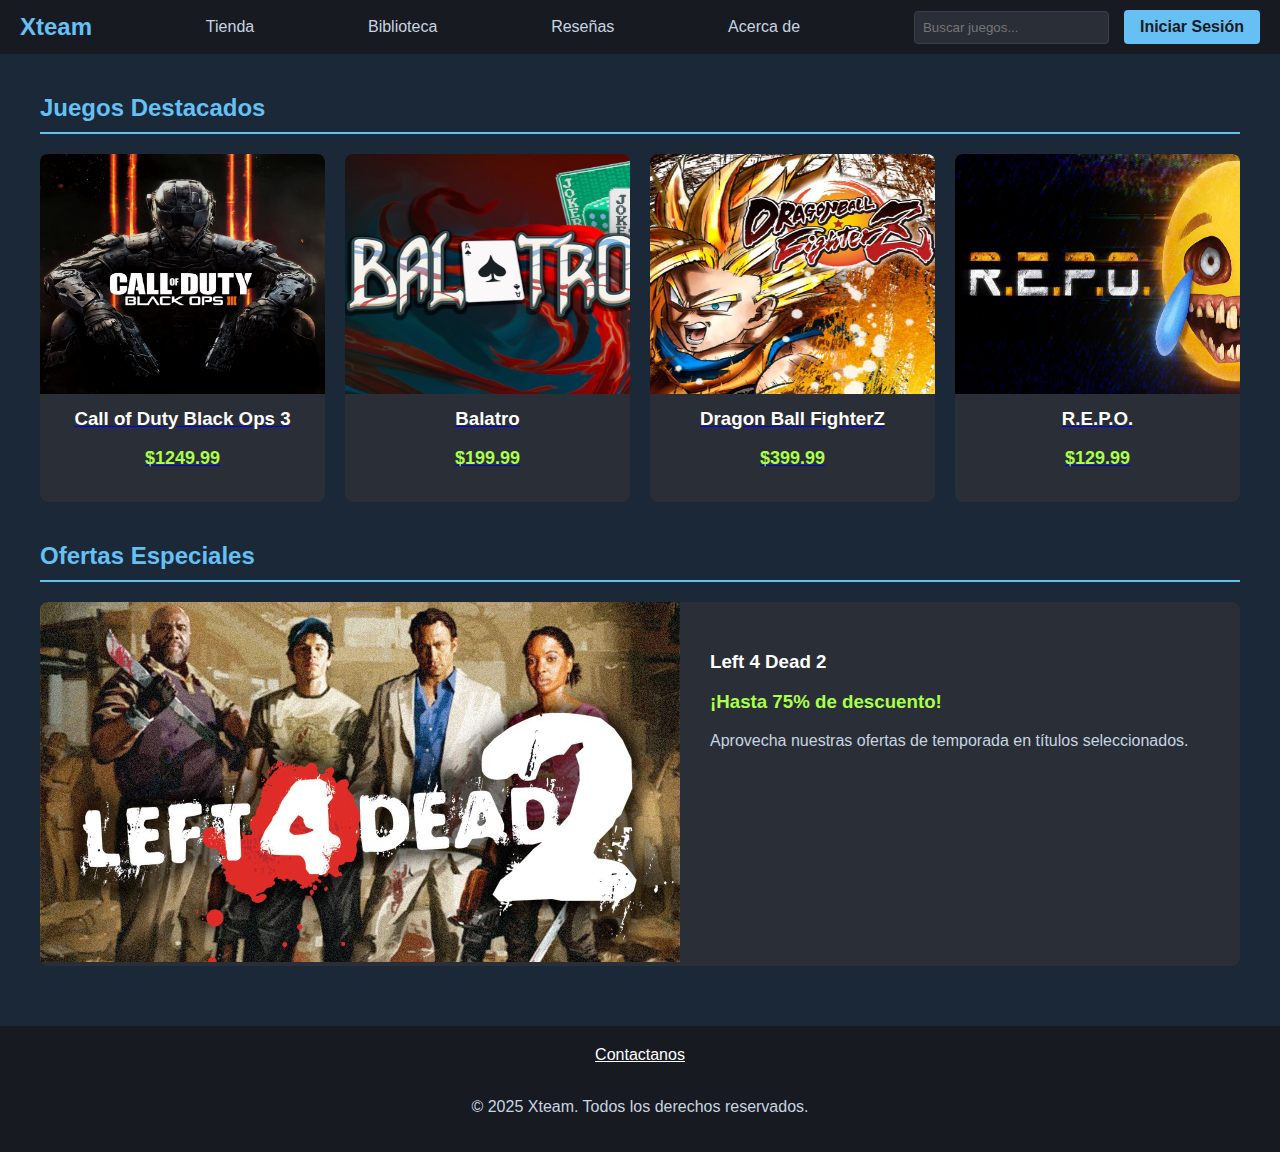
<file: index.html>
<!DOCTYPE html>
<html lang="es">
<head>
    <meta charset="UTF-8">
    <meta name="viewport" content="width=device-width, initial-scale=1.0">
    <title>Xteam - Tu tienda de videojuegos</title>
    <link rel="stylesheet" href="style.css">
</head>
<body>
    <header>
        <nav class="navbar">
            <a href="index.html" class="logo">Xteam</a>
            <ul class="nav-links">
                <li><a href="index.html">Tienda</a></li>
                <li><a href="#">Biblioteca</a></li>
                <li><a href="reviews.html">Reseñas</a></li>
                <li><a href="nosotros.html">Acerca de</a></li>
            </ul>
            <div class="nav-actions">
                <input type="text" placeholder="Buscar juegos..." class="search-bar">
                <a href="login.html" class="login-btn">Iniciar Sesión</a>
            </div>
        </nav>
    </header>

    <main class="container">
        <section class="featured-games">
            <h2>Juegos Destacados</h2>
            <div class="game-grid">
                <div class="game-card">
                    <a href="games/bo3.html">
                        <img  src="imgs/Call_of_Duty_BO3.jpg" alt="Portada del juego">
                        <h3>Call of Duty Black Ops 3</h3>
                        <p class="price">$1249.99</p>
                    </a>
                </div>
                <div class="game-card">
                    <a href="games/balatro.html">
                        <img src="imgs/Balatro-launch-trailer.jpg" alt="Portada del juego">
                        <h3>Balatro</h3>
                        <p class="price">$199.99</p>
                    </a>
                </div>
                <div class="game-card">
                    <a href="games/fighterz.html">
                        <img src="imgs/dbzf.jpeg" alt="Portada del juego">
                        <h3>Dragon Ball FighterZ</h3>
                        <p class="price">$399.99</p>
                    </a>
                </div>
                 <div class="game-card">
                    <a href="games/repo.html">
                        <img src="imgs/REPO.jpeg" alt="Portada del juego">
                        <h3>R.E.P.O.</h3>
                        <p class="price">$129.99</p>
                    </a>
                </div>
            </div>
        </section>

        <section class="special-offers">
            <h2>Ofertas Especiales</h2>
            <div class="offer-card">
                <a href="games/l4d.html">
                    <img src="imgs/left-4-dead-2-1.jpg" alt="Oferta especial">
                </a>
                <div class="offer-details">
                    <h3><span><b>Left 4 Dead 2</b></span></h3>
                    <h3>¡Hasta 75% de descuento!</h3>
                    <p>Aprovecha nuestras ofertas de temporada en títulos seleccionados.</p>
                    
                </div>
            </div>
        </section>
    </main>

    <footer>
        <a href="nosotros.html#contacto">Contactanos</a><br><br>
        <p>&copy; 2025 Xteam. Todos los derechos reservados.</p>
    </footer>
</body>
</html>
</file>
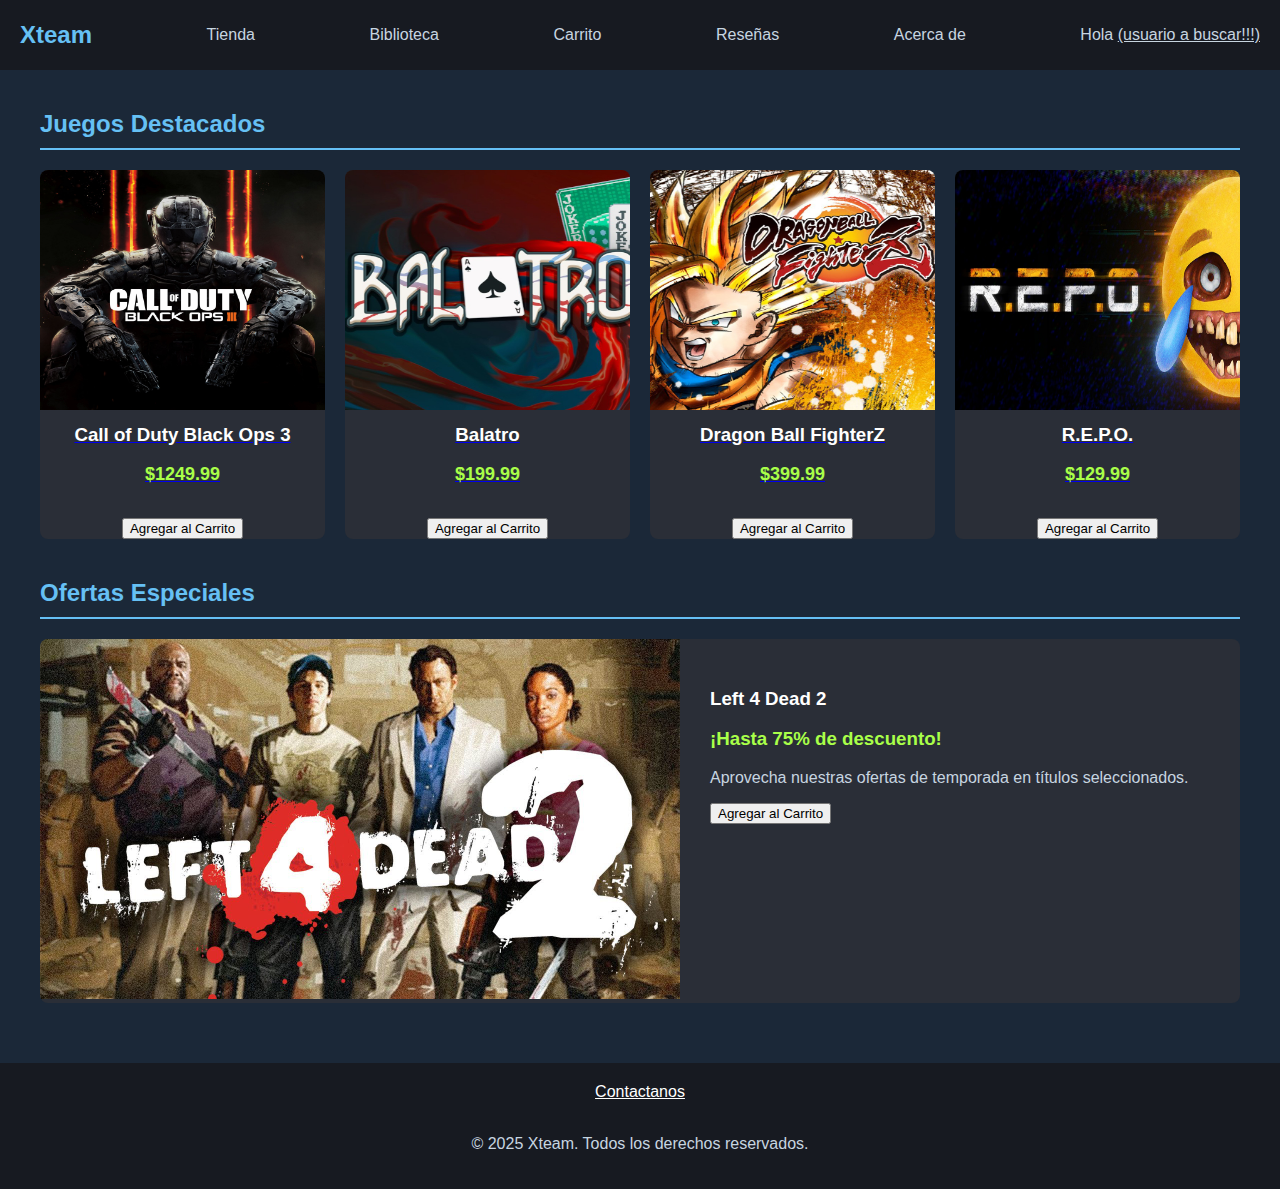
<file: cliente.html>
<!DOCTYPE html>
<html lang="es">
<head>
    <meta charset="UTF-8">
    <meta name="viewport" content="width=device-width, initial-scale=1.0">
    <title>Xteam - Tu tienda de videojuegos</title>
    <link rel="stylesheet" href="style.css">
</head>
<body>
    <header>
        <nav class="navbar">
            <a href="index.html" class="logo">Xteam</a>
            <ul class="nav-links">
                <li><a href="index.html">Tienda</a></li>
                <li><a href="biblioteca.html">Biblioteca</a></li>
                <li><a href="carrito.html">Carrito</a></li>
                <li><a href="reviews.html">Reseñas</a></li>
                <li><a href="nosotros.html">Acerca de</a></li>
            </ul>
            <div class="nav-actions">
                <p>Hola <u>(usuario a buscar!!!)</u></p>
            </div>
        </nav>
    </header>

    <main class="container">
        <section class="featured-games">
            <h2>Juegos Destacados</h2>
            <div class="game-grid">

                <div class="game-card">
                    <a href="games/bo3.html">
                        <img  src="imgs/Call_of_Duty_BO3.jpg" alt="Portada del juego">
                        <h3>Call of Duty Black Ops 3</h3>
                        <p class="price">$1249.99</p>
                    </a>
                    <button class="btn-agregar-carrito" onclick="agregarAlCarrito({
                        id: 1,
                        titulo: 'Call of Duty Black Ops 3',
                        precio: 1249.99,
                        imagen: 'imgs/Call_of_Duty_BO3.jpg'})">
                        Agregar al Carrito
                    </button>
                </div>

                <div class="game-card">
                    <a href="games/balatro.html">
                        <img src="imgs/Balatro-launch-trailer.jpg" alt="Portada del juego">
                        <h3>Balatro</h3>
                        <p class="price">$199.99</p>
                    </a>
                    <button class="btn-agregar-carrito" onclick="agregarAlCarrito({
                        id: 2,
                        titulo: 'Balatro',
                        precio: 199.99,
                        imagen: 'imgs/Balatro-launch-trailer.jpg'})">
                        Agregar al Carrito
                    </button>
                </div>

                <div class="game-card">
                    <a href="games/fighterz.html">
                        <img src="imgs/dbzf.jpeg" alt="Portada del juego">
                        <h3>Dragon Ball FighterZ</h3>
                        <p class="price">$399.99</p>
                    </a>
                    <button class="btn-agregar-carrito" onclick="agregarAlCarrito({
                        id: 3,
                        titulo: 'Dragon Ball FighterZ',
                        precio: 399.99,
                        imagen: 'imgs/dbzf.jpeg'})">
                        Agregar al Carrito
                    </button>

                </div>
                 <div class="game-card">
                    <a href="games/repo.html">
                        <img src="imgs/REPO.jpeg" alt="Portada del juego">
                        <h3>R.E.P.O.</h3>
                        <p class="price">$129.99</p>
                    </a>
                    <button class="btn-agregar-carrito" onclick="agregarAlCarrito({
                        id: 4,
                        titulo: 'R.E.P.O.',
                        precio: 129.99,
                        imagen: 'imgs/REPO.jpeg'})">
                        Agregar al Carrito
                    </button>
                </div>
            </div>
        </section>

        <section class="special-offers">
            <h2>Ofertas Especiales</h2>
            <div class="offer-card">
                <a href="games/l4d.html">
                    <img src="imgs/left-4-dead-2-1.jpg" alt="Oferta especial">
                </a>
                <div class="offer-details">
                    <h3><span><b>Left 4 Dead 2</b></span></h3>
                    <h3>¡Hasta 75% de descuento!</h3>
                    <p>Aprovecha nuestras ofertas de temporada en títulos seleccionados.</p>
                    <button class="btn-agregar-carrito" onclick="agregarAlCarrito({
                        id: 5,
                        titulo: 'Left 4 Dead 2',
                        precio: 199.99,
                        imagen: 'imgs/left-4-dead-2-1.jpg'})">
                        Agregar al Carrito
                    </button>
                </div>
            </div>
        </section>
    </main>

    <footer>
        <a href="nosotros.html#contacto">Contactanos</a><br><br>
        <p>&copy; 2025 Xteam. Todos los derechos reservados.</p>
    </footer>
</body>
</html>
</file>
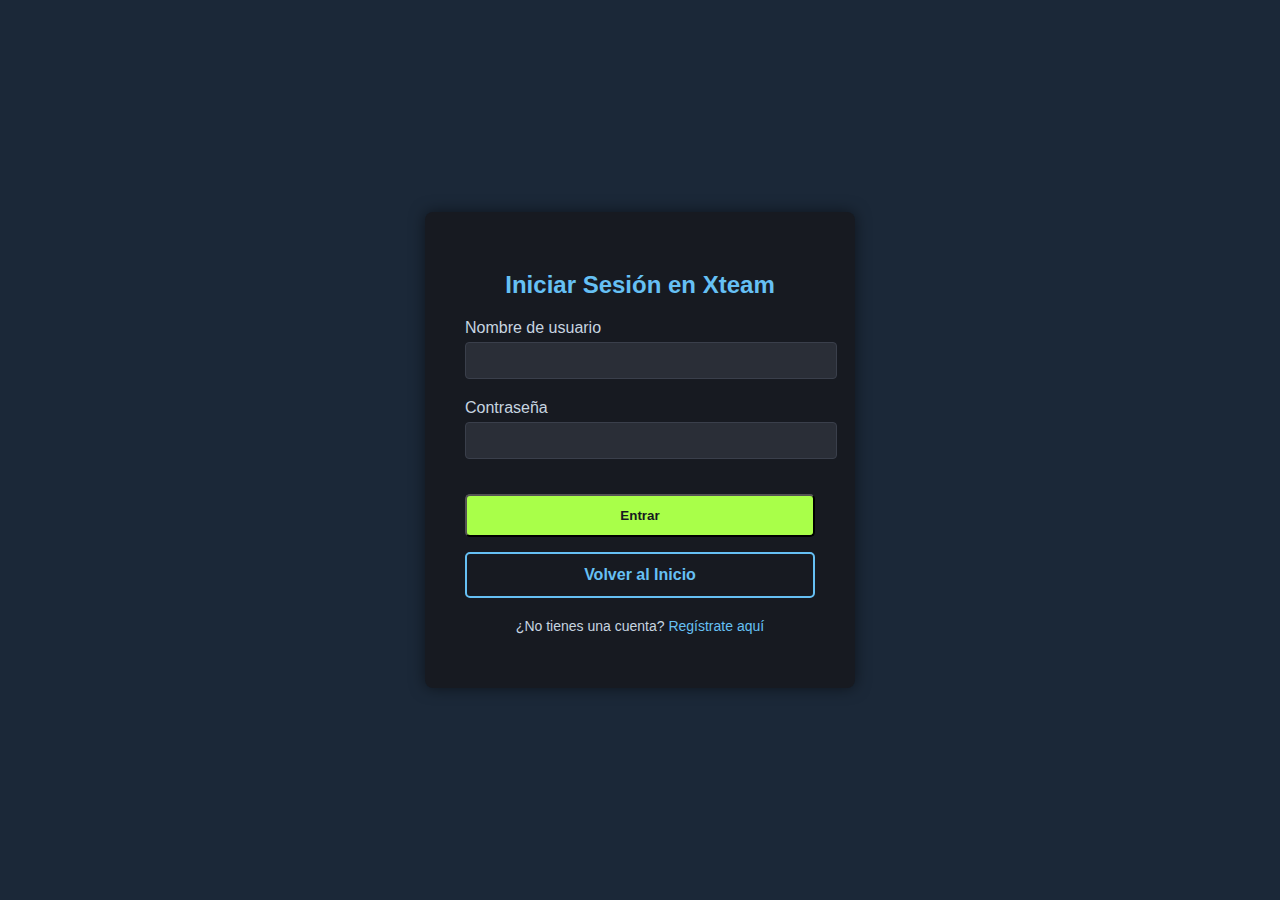
<file: login.html>
<!DOCTYPE html>
<html lang="es">
<head>
    <meta charset="UTF-8">
    <meta name="viewport" content="width=device-width, initial-scale=1.0">
    <title>Iniciar Sesión - Xteam</title>
    <link rel="stylesheet" href="style.css">
</head>
<body class="login-page">
    <div class="login-container">
        <h2>Iniciar Sesión en Xteam</h2>
        <form>
            <div class="input-group">
                <label for="username">Nombre de usuario</label>
                <input type="text" id="username" name="username" required>
            </div>
            <div class="input-group">
                <label for="password">Contraseña</label>
                <input type="password" id="password" name="password" required>
            </div>
            <button type="submit" class="btn-primary">Entrar</button>
            <a href="index.html" class="btn-secondary">Volver al Inicio</a>
        </form>
        <div class="login-footer">
            <p>¿No tienes una cuenta? <a href="register.html">Regístrate aquí</a></p>
        </div>
    </div>
</body>
</html>
</file>
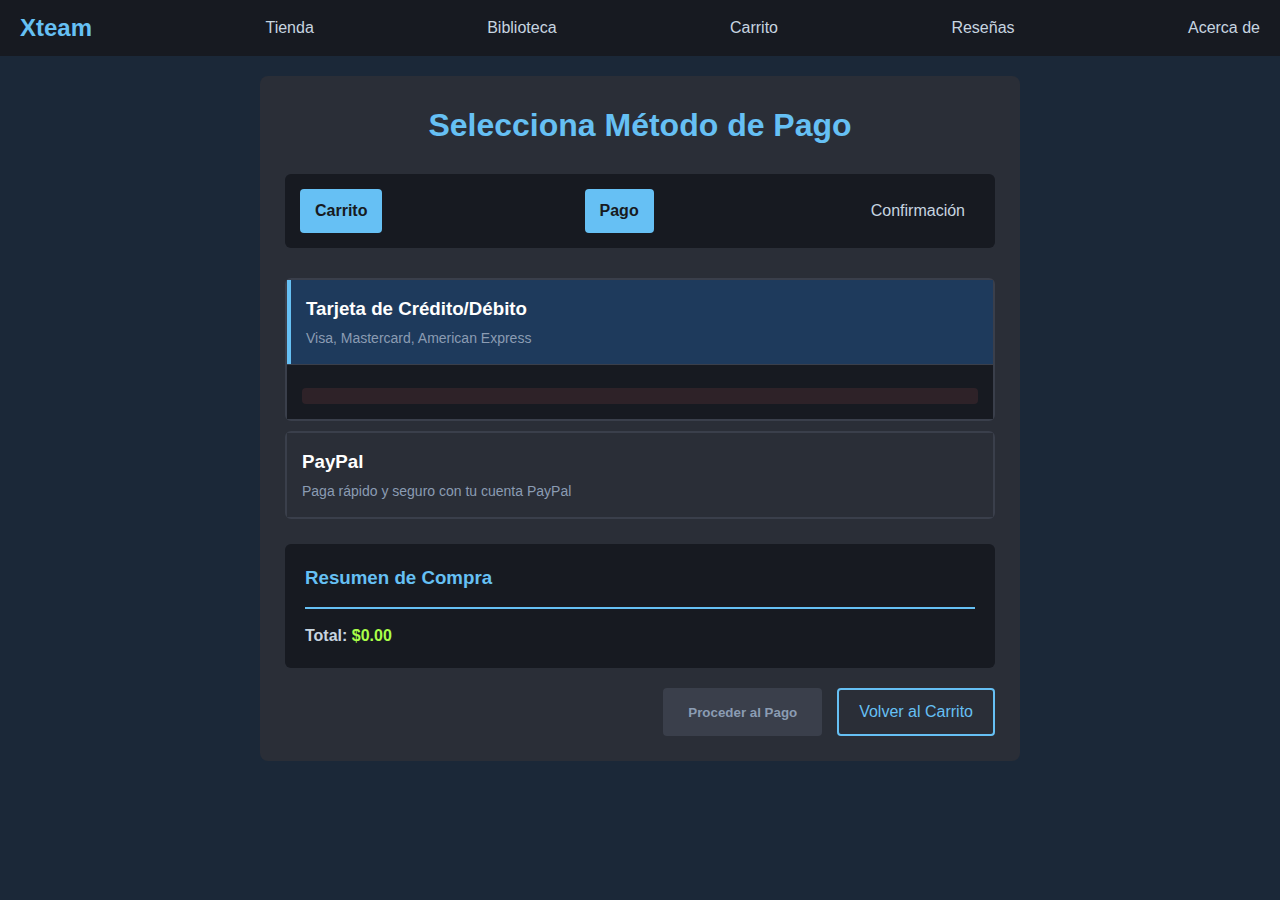
<file: metodoPago.html>
<!DOCTYPE html>
<html lang="es">
<head>
    <meta charset="UTF-8">
    <meta name="viewport" content="width=device-width, initial-scale=1.0">
    <title>Método de Pago - Xteam</title>
    <link rel="stylesheet" href="stylePago.css">
    <script src="https://js.stripe.com/v3/"></script>
</head>
<body>
    <header>
        <nav class="navbar">
            <a href="index.html" class="logo">Xteam</a>
            <ul class="nav-links">
                <li><a href="index.html">Tienda</a></li>
                <li><a href="biblioteca.html">Biblioteca</a></li>
                <li><a href="carrito.html">Carrito</a></li>
                <li><a href="reviews.html">Reseñas</a></li>
                <li><a href="nosotros.html">Acerca de</a></li>
            </ul>
        </nav>
    </header>

    <main class="container">
        <div class="checkout-container">
            <h1>Selecciona Método de Pago</h1>
            
            <div class="checkout-steps">
                <div class="step active">Carrito</div>
                <div class="step active">Pago</div>
                <div class="step">Confirmación</div>
            </div>

            <div class="payment-methods">
                <!-- Método: Créditos (solo para usuarios registrados) -->
                <div class="payment-method" id="method-creditos" style="display: none;">
                    <input type="radio" name="payment-method" id="creditos" value="creditos">
                    <label for="creditos">
                        <div class="method-info">
                            <h3>Pagar con Créditos</h3>
                            <p id="creditos-disponibles">Créditos disponibles: $0.00</p>
                        </div>
                    </label>
                </div>

                <!-- Método: Tarjeta -->
                <div class="payment-method">
                    <input type="radio" name="payment-method" id="tarjeta" value="tarjeta" checked>
                    <label for="tarjeta">
                        <div class="method-info">
                            <h3>Tarjeta de Crédito/Débito</h3>
                            <p>Visa, Mastercard, American Express</p>
                        </div>
                    </label>
                    
                    <div class="payment-details" id="tarjeta-details">
                        <div id="card-element">
                            <!-- Stripe Elements se insertará aquí -->
                        </div>
                        <div id="card-errors" class="error-message"></div>
                    </div>
                </div>

                <!-- Método: PayPal -->
                <div class="payment-method">
                    <input type="radio" name="payment-method" id="paypal" value="paypal">
                    <label for="paypal">
                        <div class="method-info">
                            <h3>PayPal</h3>
                            <p>Paga rápido y seguro con tu cuenta PayPal</p>
                        </div>
                    </label>
                </div>
            </div>

            <div class="order-summary">
                <h3>Resumen de Compra</h3>
                <div id="resumen-productos">
                    <!-- Productos del carrito -->
                </div>
                <div class="order-total">
                    <strong>Total: <span id="total-compra">$0.00</span></strong>
                </div>
            </div>

            <div class="checkout-actions">
                <button id="btn-procesar-pago" class="btn-primary" disabled>
                    Proceder al Pago
                </button>
                <a href="carrito.html" class="btn-secondary">Volver al Carrito</a>
            </div>
        </div>
    </main>

    <!-- Modal de procesamiento -->
    <div id="processing-modal" class="modal" style="display: none;">
        <div class="modal-content">
            <div class="processing-spinner"></div>
            <h3>Procesando tu pago...</h3>
            <p>Por favor no cierres esta ventana.</p>
        </div>
    </div>
</body>
</html>
</file>
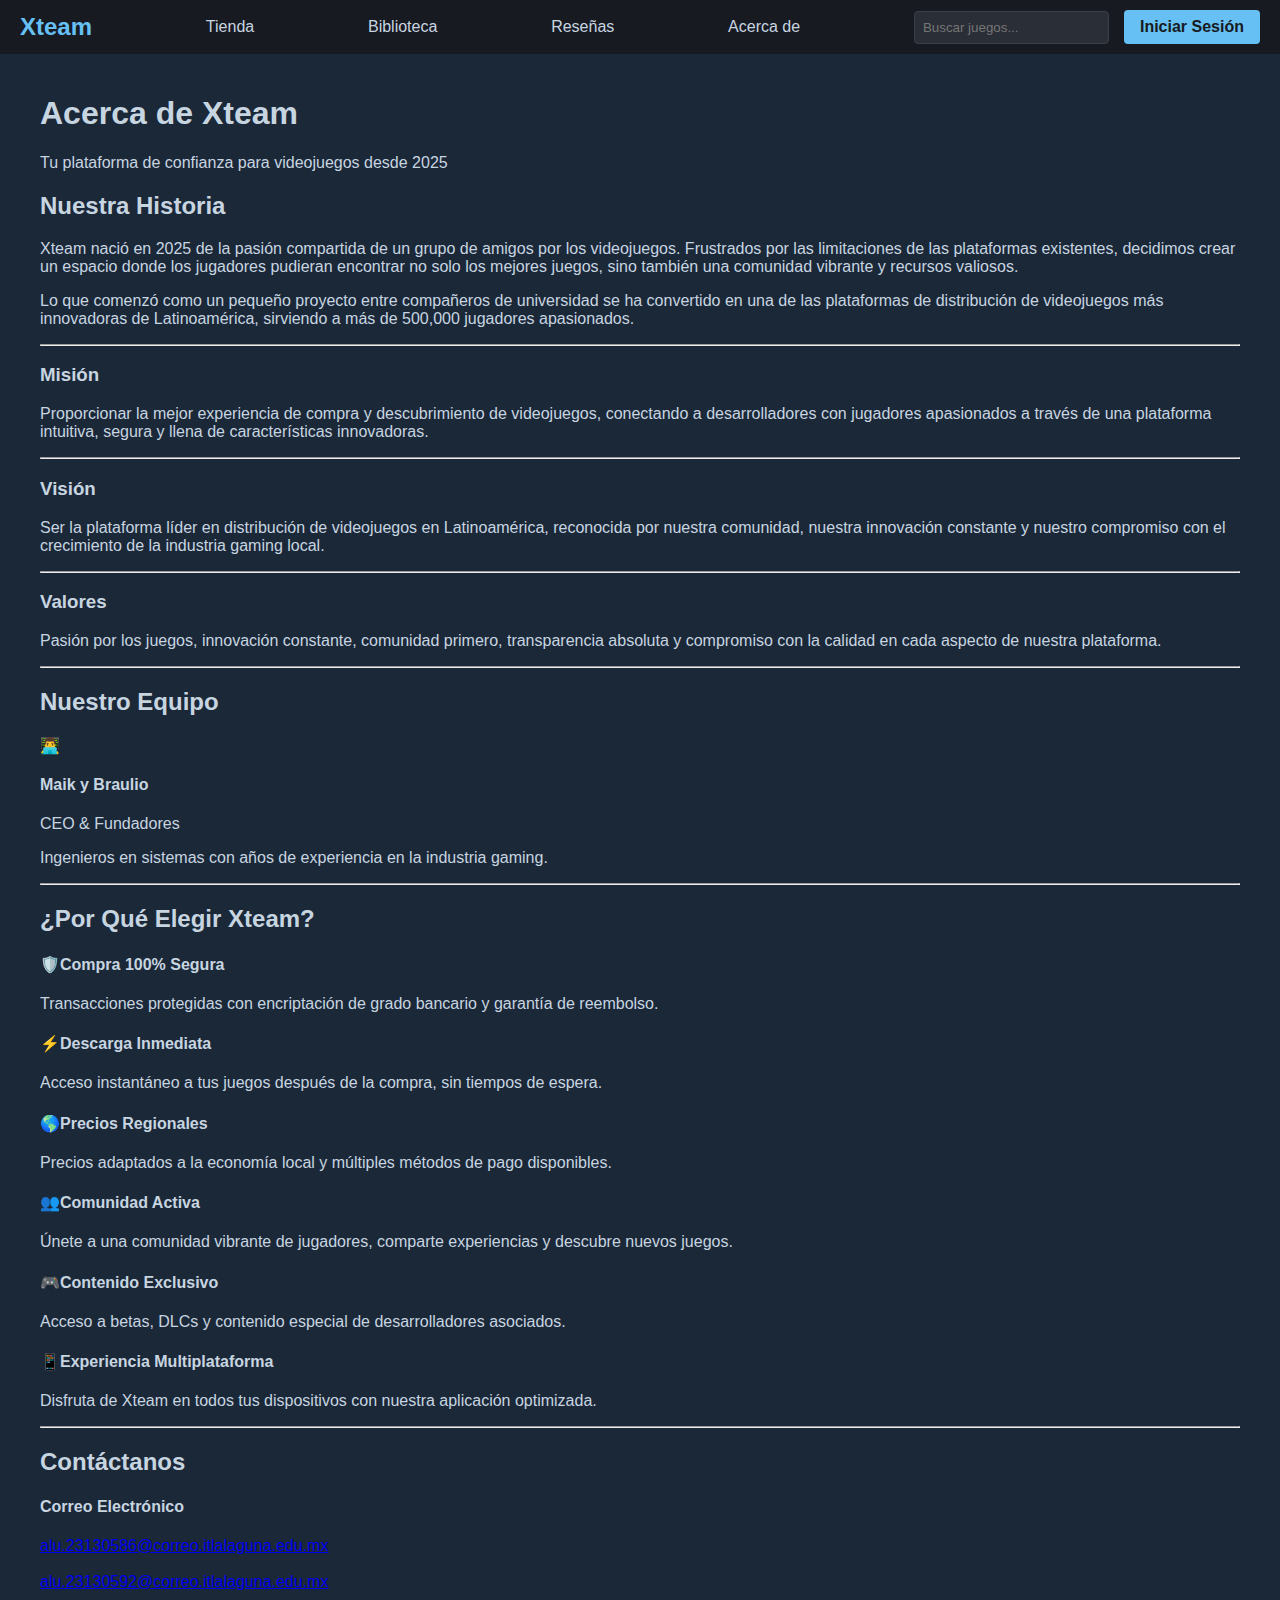
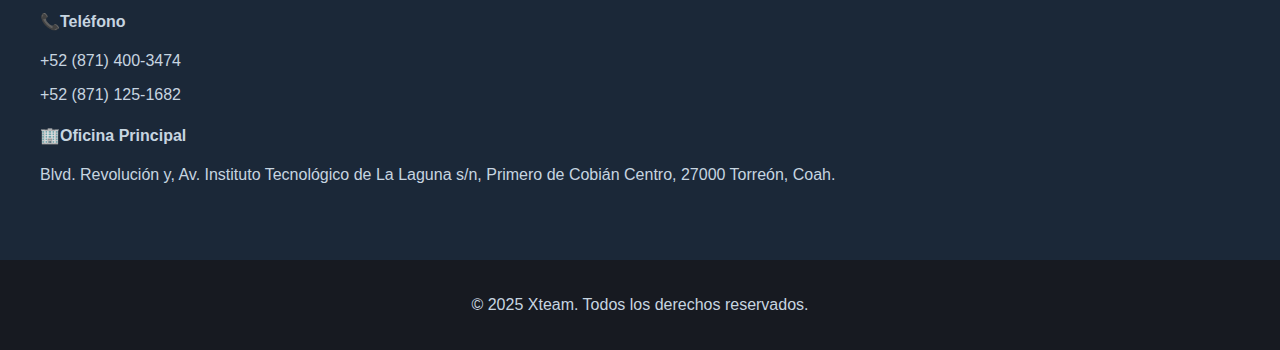
<file: nosotros.html>
<!DOCTYPE html>
<html lang="es">
<head>
    <meta charset="UTF-8">
    <meta name="viewport" content="width=device-width, initial-scale=1.0">
    <title>Acerca de Nosotros - Xteam</title>
    <link rel="stylesheet" href="style.css">
</head>
<body>
    <header>
        <nav class="navbar">
            <a href="index.html" class="logo">Xteam</a>
            <ul class="nav-links">
                <li><a href="index.html">Tienda</a></li>
                <li><a href="#">Biblioteca</a></li>
                <li><a href="reviews.html">Reseñas</a></li>
                <li><a href="nosotros.html">Acerca de</a></li>
            </ul>
            <div class="nav-actions">
                <input type="text" placeholder="Buscar juegos..." class="search-bar">
                <a href="login.html" class="login-btn">Iniciar Sesión</a>
            </div>
        </nav>
    </header>

    <main class="container">
        <section class="about-hero">
            <div class="hero-content">
                <h1>Acerca de Xteam</h1>
                <p class="hero-subtitle">Tu plataforma de confianza para videojuegos desde 2025</p>
            </div>
        </section>

        <section class="about-section">
            <div class="section-header">
                <h2>Nuestra Historia</h2>
                <div class="divider"></div>
            </div>
            <div class="history-content">
                <div class="history-text">
                    <p>Xteam nació en 2025 de la pasión compartida de un grupo de amigos por los videojuegos. Frustrados por las limitaciones de las plataformas existentes, decidimos crear un espacio donde los jugadores pudieran encontrar no solo los mejores juegos, sino también una comunidad vibrante y recursos valiosos.</p>
                    <p>Lo que comenzó como un pequeño proyecto entre compañeros de universidad se ha convertido en una de las plataformas de distribución de videojuegos más innovadoras de Latinoamérica, sirviendo a más de 500,000 jugadores apasionados.</p>
                </div>
            </div>
        </section>
        <hr>

        <section class="about-section mission-section">
            <div class="mission-grid">
                <div class="mission-card">
                    <div class="mission"></div>
                    <h3>Misión</h3>
                    <p>Proporcionar la mejor experiencia de compra y descubrimiento de videojuegos, conectando a desarrolladores con jugadores apasionados a través de una plataforma intuitiva, segura y llena de características innovadoras.</p>
                </div>
                <div class="mission-card">
                    <div class="mission"></div>
                    <hr>
                    <h3>Visión</h3>
                    <p>Ser la plataforma líder en distribución de videojuegos en Latinoamérica, reconocida por nuestra comunidad, nuestra innovación constante y nuestro compromiso con el crecimiento de la industria gaming local.</p>
                </div>
                <div class="mission-card">
                    <div class="mission"></div>
                    <hr>
                    <h3>Valores</h3>
                    <p>Pasión por los juegos, innovación constante, comunidad primero, transparencia absoluta y compromiso con la calidad en cada aspecto de nuestra plataforma.</p>
                </div>
            </div>
        </section>
        <hr>

        <!-- Equipo -->
        <section class="about-section">
            <div class="section-header">
                <h2>Nuestro Equipo</h2>
                <div class="divider"></div>
            </div>
            <div class="team-grid">
                <div class="team-card">
                    <div class="team-avatar">👨‍💻</div>
                    <h4>Maik y Braulio</h4>
                    <p class="team-role">CEO & Fundadores</p>
                    <p class="team-bio">Ingenieros en sistemas con años de experiencia en la industria gaming.</p>
                </div>
            </div>
        </section>
        <hr>
        
        <!-- Por qué Elegirnos -->
        <section class="about-section features-section">
            <div class="section-header">
                <h2>¿Por Qué Elegir Xteam?</h2>
                <div class="divider"></div>
            </div>
            <div class="features-grid">
                <div class="feature-card">
                    <div class="feature-icon"></div>
                    <h4>🛡️Compra 100% Segura</h4>
                    <p>Transacciones protegidas con encriptación de grado bancario y garantía de reembolso.</p>
                </div>
                <div class="feature-card">
                    <div class="feature-icon"></div>
                    <h4>⚡Descarga Inmediata</h4>
                    <p>Acceso instantáneo a tus juegos después de la compra, sin tiempos de espera.</p>
                </div>
                <div class="feature-card">
                    <div class="feature-icon"></div>
                    <h4>🌎Precios Regionales</h4>
                    <p>Precios adaptados a la economía local y múltiples métodos de pago disponibles.</p>
                </div>
                <div class="feature-card">
                    <div class="feature-icon"></div>
                    <h4>👥Comunidad Activa</h4>
                    <p>Únete a una comunidad vibrante de jugadores, comparte experiencias y descubre nuevos juegos.</p>
                </div>
                <div class="feature-card">
                    <div class="feature-icon"></div>
                    <h4>🎮Contenido Exclusivo</h4>
                    <p>Acceso a betas, DLCs y contenido especial de desarrolladores asociados.</p>
                </div>
                <div class="feature-card">
                    <div class="feature-icon"></div>
                    <h4>📱Experiencia Multiplataforma</h4>
                    <p>Disfruta de Xteam en todos tus dispositivos con nuestra aplicación optimizada.</p>
                </div>
            </div>
        </section>
        <hr>

        <!-- Contacto -->
        <section class="about-section contact-section" id="contacto">
            <div class="section-header">
                <h2>Contáctanos</h2>
                <div class="divider"></div>
            </div>
            <div class="contact-content">
                <div class="contact-info">
                    <div class="contact-item">
                        <div class="contact"></div>
                        <div>
                            <h4>Correo Electrónico</h4>
                            <a href="mailto:alu.23130586@correo.itlalaguna.edu.mx">alu.23130586@correo.itlalaguna.edu.mx</a><br><br>
                            <a href="mailto:alu.23130592@correo.itlalaguna.edu.mx">alu.23130592@correo.itlalaguna.edu.mx</a>
                        </div>
                    </div>
                    <div class="contact-item">
                        <div class="contact-icon"></div>
                        <div>
                            <h4>📞Teléfono</h4>
                            <p>+52 (871) 400-3474</p>
                            <p>+52 (871) 125-1682</p>
                        </div>
                    </div>
                    <div class="contact-item">
                        <div class="contact-icon"></div>
                        <div>
                            <h4>🏢Oficina Principal</h4>
                            <p>Blvd. Revolución y, Av. Instituto Tecnológico de La Laguna s/n, Primero de Cobián Centro, 27000 Torreón, Coah.</p>
                        </div>
                    </div>
                </div>
            </div>
        </section>
    </main>

    <footer>
        <p>&copy; 2025 Xteam. Todos los derechos reservados.</p>
    </footer>
</body>
</html>
</file>
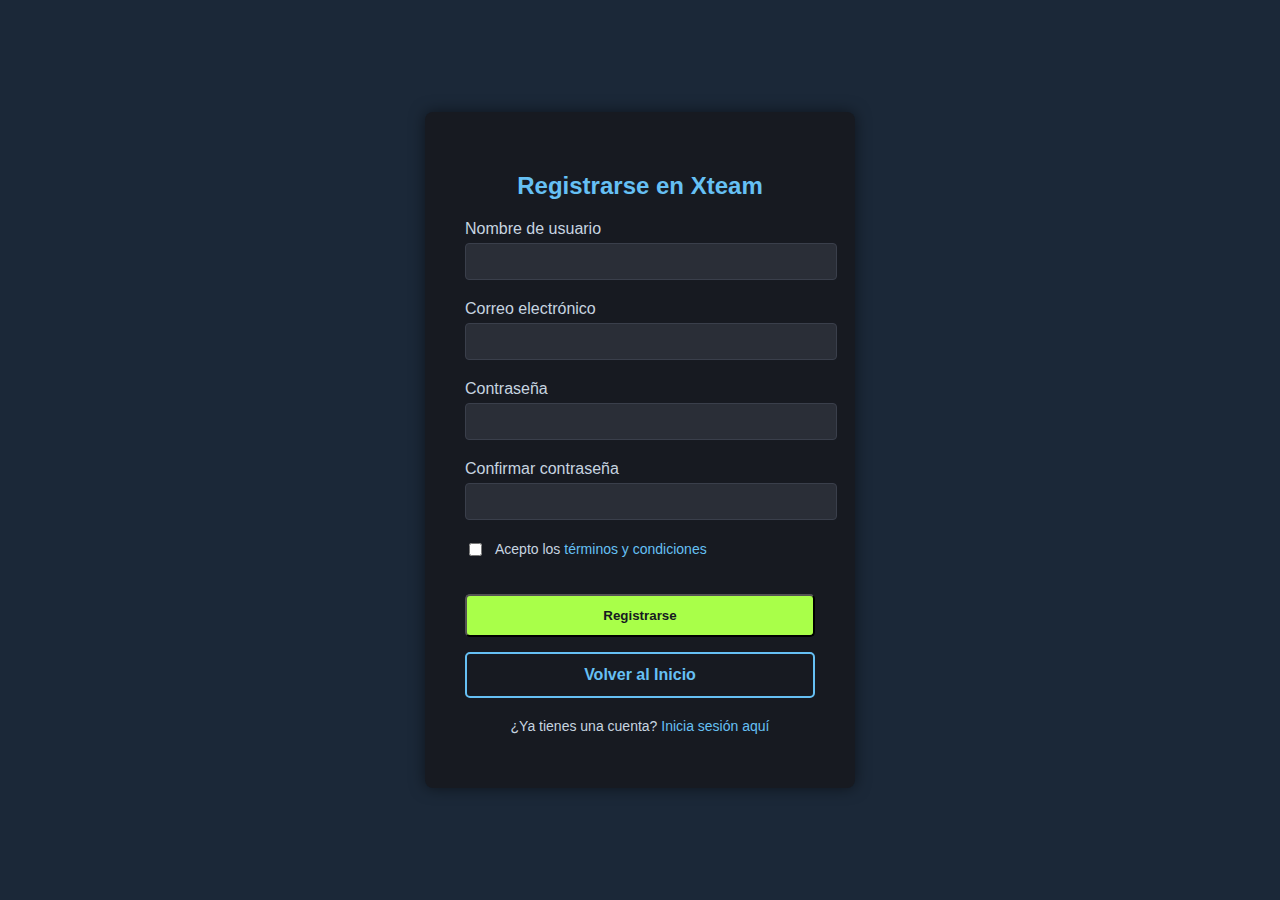
<file: register.html>
<!DOCTYPE html>
<html lang="es">
<head>
    <meta charset="UTF-8">
    <meta name="viewport" content="width=device-width, initial-scale=1.0">
    <title>Registro - Xteam</title>
    <link rel="stylesheet" href="style.css">
</head>
<body class="login-page">
    <div class="login-container">
        <h2>Registrarse en Xteam</h2>
        <form>
            <div class="input-group">
                <label for="username">Nombre de usuario</label>
                <input type="text" id="username" name="username" required>
            </div>
            <div class="input-group">
                <label for="email">Correo electrónico</label>
                <input type="email" id="email" name="email" required>
            </div>
            <div class="input-group">
                <label for="password">Contraseña</label>
                <input type="password" id="password" name="password" required>
            </div>
            <div class="input-group">
                <label for="confirm-password">Confirmar contraseña</label>
                <input type="password" id="confirm-password" name="confirm-password" required>
            </div>
            <div class="input-group checkbox-group">
                <input type="checkbox" id="terms" name="terms" required>
                <label for="terms">Acepto los <a href="#" class="terms-link">términos y condiciones</a></label>
            </div>
            <button type="submit" class="btn-primary">Registrarse</button>
            <a href="index.html" class="btn-secondary">Volver al Inicio</a>
        </form>
        <div class="login-footer">
            <p>¿Ya tienes una cuenta? <a href="login.html">Inicia sesión aquí</a></p>
        </div>
    </div>
</body>
</html>
</file>
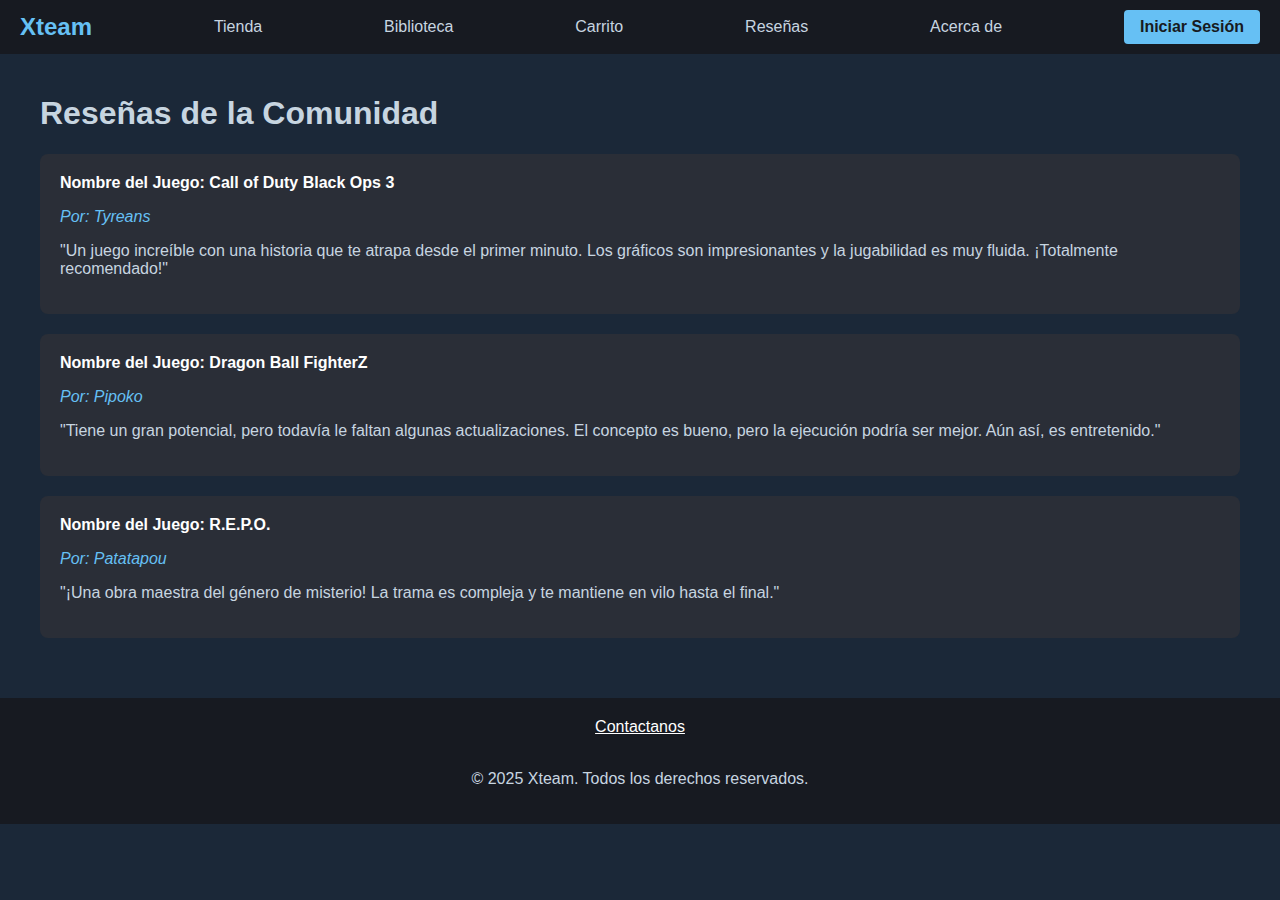
<file: reviews.html>
<!DOCTYPE html>
<html lang="es">
<head>
    <meta charset="UTF-8">
    <meta name="viewport" content="width=device-width, initial-scale=1.0">
    <title>Reseñas - Xteam</title>
    <link rel="stylesheet" href="style.css">
</head>
<body>
    <header>
        <nav class="navbar">
            <a href="index.html" class="logo">Xteam</a>
            <ul class="nav-links">
                <li><a href="index.html">Tienda</a></li>
                <li><a href="biblioteca.html">Biblioteca</a></li>
                <li><a href="carrito.html">Carrito</a></li>
                <li><a href="reviews.html">Reseñas</a></li>
                <li><a href="nosotros.html">Acerca de</a></li>
            </ul>
            <div class="nav-actions">
                <a href="login.html" class="login-btn">Iniciar Sesión</a>
            </div>
        </nav>
    </header>

    <main class="container">
        <h1>Reseñas de la Comunidad</h1>
        <div class="review-list">
            <div class="review-card">
                <div class="review-header">
                    <h4>Nombre del Juego: Call of Duty Black Ops 3</h4>
                </div>
                <p class="review-author">Por: Tyreans</p>
                <p class="review-text">"Un juego increíble con una historia que te atrapa desde el primer minuto. Los gráficos son impresionantes y la jugabilidad es muy fluida. ¡Totalmente recomendado!"</p>
            </div>

            <div class="review-card">
                <div class="review-header">
                    <h4>Nombre del Juego: Dragon Ball FighterZ</h4>
                </div>
                <p class="review-author">Por: Pipoko</p>
                <p class="review-text">"Tiene un gran potencial, pero todavía le faltan algunas actualizaciones. El concepto es bueno, pero la ejecución podría ser mejor. Aún así, es entretenido."</p>
            </div>
             <div class="review-card">
                <div class="review-header">
                    <h4>Nombre del Juego: R.E.P.O.</h4>
                </div>
                <p class="review-author">Por: Patatapou</p>
                <p class="review-text">"¡Una obra maestra del género de misterio! La trama es compleja y te mantiene en vilo hasta el final."</p>
            </div>
        </div>
    </main>

    <footer>
        <a href="nosotros.html#contacto">Contactanos</a><br><br>
        <p>&copy; 2025 Xteam. Todos los derechos reservados.</p>
    </footer>
</body>
</html>
</file>
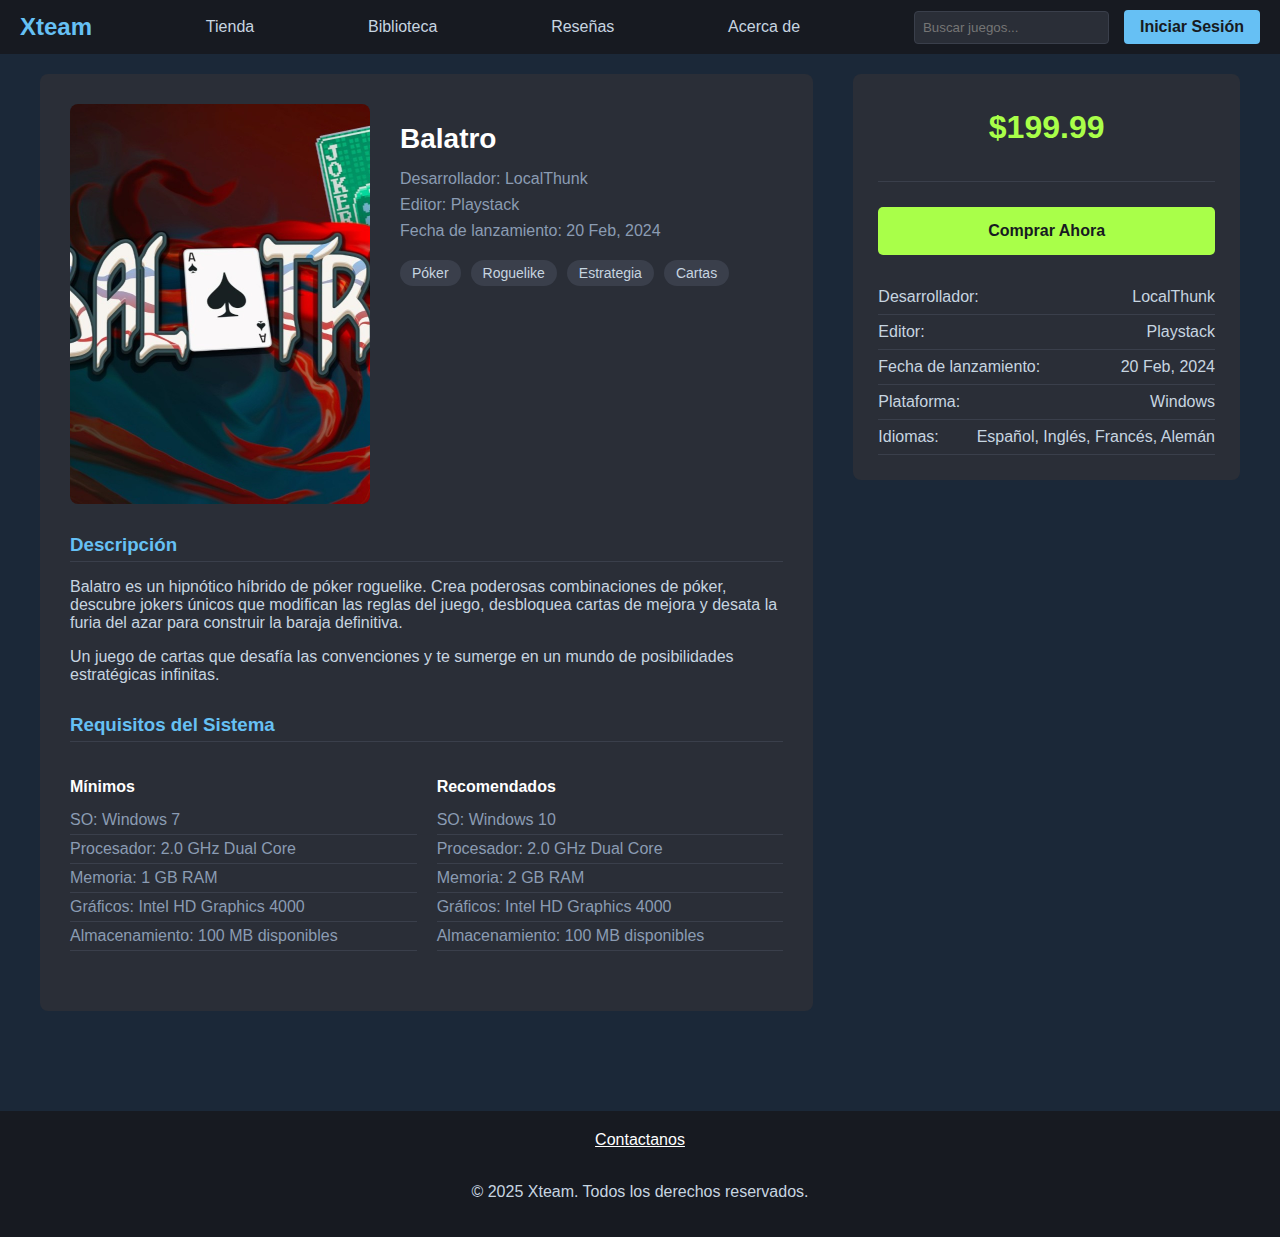
<file: games/balatro.html>
<!DOCTYPE html>
<html lang="es">
<head>
    <meta charset="UTF-8">
    <meta name="viewport" content="width=device-width, initial-scale=1.0">
    <title>Comprar Balatro - Xteam</title>
    <link rel="stylesheet" href="../style.css">
</head>
<body>
    <header>
        <nav class="navbar">
            <a href="../index.html" class="logo">Xteam</a>
            <ul class="nav-links">
                <li><a href="../index.html">Tienda</a></li>
                <li><a href="#">Biblioteca</a></li>
                <li><a href="../reviews.html">Reseñas</a></li>
                <li><a href="../nosotros.html">Acerca de</a></li>
            </ul>
            <div class="nav-actions">
                <input type="text" placeholder="Buscar juegos..." class="search-bar">
                <a href="../login.html" class="login-btn">Iniciar Sesión</a>
            </div>
        </nav>
    </header>

    <main class="container">
        <div class="purchase-container">
            <!-- Información del juego -->
            <div class="game-details">
                <div class="game-header">
                    <img src="../imgs/Balatro-launch-trailer.jpg" alt="Balatro" class="game-cover">
                    <div class="game-info">
                        <h1>Balatro</h1>
                        <div class="game-meta">
                            <span class="developer">Desarrollador: LocalThunk</span>
                            <span class="publisher">Editor: Playstack</span>
                            <span class="release-date">Fecha de lanzamiento: 20 Feb, 2024</span>
                        </div>
                        <div class="game-tags">
                            <span class="tag">Póker</span>
                            <span class="tag">Roguelike</span>
                            <span class="tag">Estrategia</span>
                            <span class="tag">Cartas</span>
                        </div>
                    </div>
                </div>

                <div class="game-description">
                    <h3>Descripción</h3>
                    <p>Balatro es un hipnótico híbrido de póker roguelike. Crea poderosas combinaciones de póker, descubre jokers únicos que modifican las reglas del juego, desbloquea cartas de mejora y desata la furia del azar para construir la baraja definitiva.</p>
                    <p>Un juego de cartas que desafía las convenciones y te sumerge en un mundo de posibilidades estratégicas infinitas.</p>
                </div>

                <div class="system-requirements">
                    <h3>Requisitos del Sistema</h3>
                    <div class="requirements-grid">
                        <div class="requirement">
                            <h4>Mínimos</h4>
                            <ul>
                                <li>SO: Windows 7</li>
                                <li>Procesador: 2.0 GHz Dual Core</li>
                                <li>Memoria: 1 GB RAM</li>
                                <li>Gráficos: Intel HD Graphics 4000</li>
                                <li>Almacenamiento: 100 MB disponibles</li>
                            </ul>
                        </div>
                        <div class="requirement">
                            <h4>Recomendados</h4>
                            <ul>
                                <li>SO: Windows 10</li>
                                <li>Procesador: 2.0 GHz Dual Core</li>
                                <li>Memoria: 2 GB RAM</li>
                                <li>Gráficos: Intel HD Graphics 4000</li>
                                <li>Almacenamiento: 100 MB disponibles</li>
                            </ul>
                        </div>
                    </div>
                </div>
            </div>

            <!-- Panel de compra -->
            <div class="purchase-panel">
                <div class="price-section">
                    <div class="current-price">$199.99</div>
                </div>

                <div class="purchase-options">
                    <button class="btn-buy-now">Comprar Ahora</button>
                </div>

                <div class="purchase-details">
                    <div class="detail-item">
                        <span class="label">Desarrollador:</span>
                        <span class="value">LocalThunk</span>
                    </div>
                    <div class="detail-item">
                        <span class="label">Editor:</span>
                        <span class="value">Playstack</span>
                    </div>
                    <div class="detail-item">
                        <span class="label">Fecha de lanzamiento:</span>
                        <span class="value">20 Feb, 2024</span>
                    </div>
                    <div class="detail-item">
                        <span class="label">Plataforma:</span>
                        <span class="value">Windows</span>
                    </div>
                    <div class="detail-item">
                        <span class="label">Idiomas:</span>
                        <span class="value">Español, Inglés, Francés, Alemán</span>
                    </div>
                </div>
            </div>
        </div>
    </main>

    <footer>
        <a href="../nosotros.html#contacto">Contactanos</a><br><br>
        <p>&copy; 2025 Xteam. Todos los derechos reservados.</p>
    </footer>
</body>
</html>
</file>
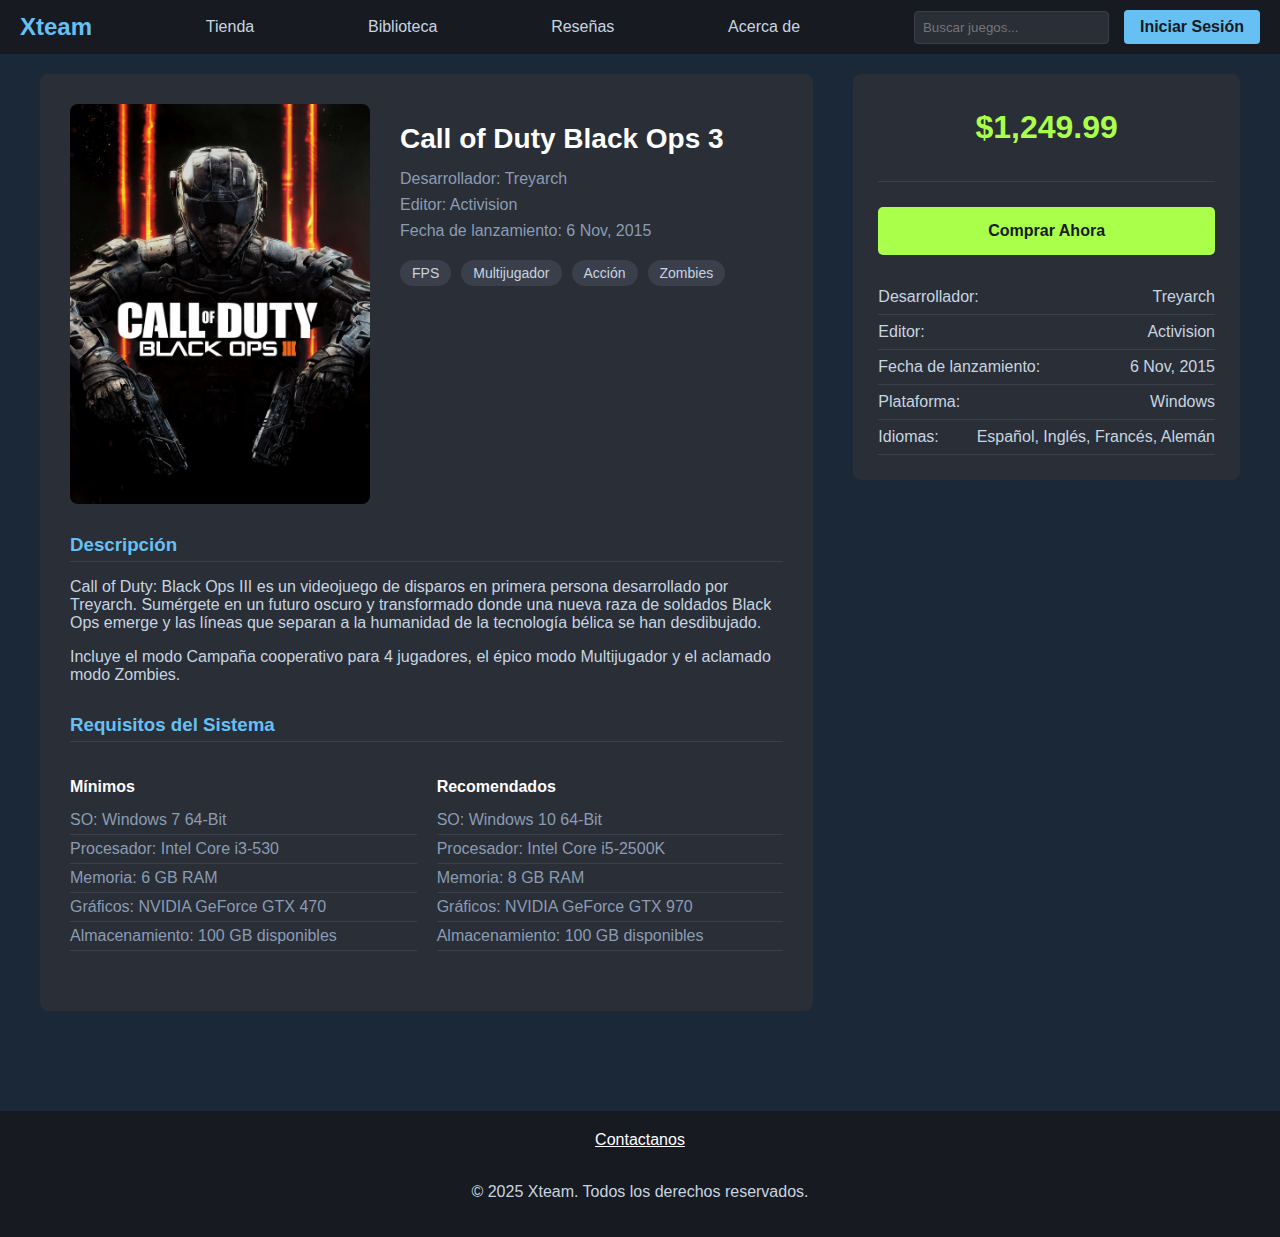
<file: games/bo3.html>
<!DOCTYPE html>
<html lang="es">
<head>
    <meta charset="UTF-8">
    <meta name="viewport" content="width=device-width, initial-scale=1.0">
    <title>Comprar Juego - Xteam</title>
    <link rel="stylesheet" href="../style.css">
</head>
<body>
    <header>
        <nav class="navbar">
            <a href="../index.html" class="logo">Xteam</a>
            <ul class="nav-links">
                <li><a href="../index.html">Tienda</a></li>
                <li><a href="#">Biblioteca</a></li>
                <li><a href="../reviews.html">Reseñas</a></li>
                <li><a href="../nosotros.html">Acerca de</a></li>
            </ul>
            <div class="nav-actions">
                <input type="text" placeholder="Buscar juegos..." class="search-bar">
                <a href="../login.html" class="login-btn">Iniciar Sesión</a>
            </div>
        </nav>
    </header>

    <main class="container">
        <div class="purchase-container">
            <!-- Información del juego -->
            <div class="game-details">
                <div class="game-header">
                    <img src="../imgs/Call_of_Duty_BO3.jpg" alt="Call of Duty Black Ops 3" class="game-cover">
                    <div class="game-info">
                        <h1>Call of Duty Black Ops 3</h1>
                        <div class="game-meta">
                            <span class="developer">Desarrollador: Treyarch</span>
                            <span class="publisher">Editor: Activision</span>
                            <span class="release-date">Fecha de lanzamiento: 6 Nov, 2015</span>
                        </div>
                        <div class="game-tags">
                            <span class="tag">FPS</span>
                            <span class="tag">Multijugador</span>
                            <span class="tag">Acción</span>
                            <span class="tag">Zombies</span>
                        </div>
                    </div>
                </div>

                <div class="game-description">
                    <h3>Descripción</h3>
                    <p>Call of Duty: Black Ops III es un videojuego de disparos en primera persona desarrollado por Treyarch. Sumérgete en un futuro oscuro y transformado donde una nueva raza de soldados Black Ops emerge y las líneas que separan a la humanidad de la tecnología bélica se han desdibujado.</p>
                    <p>Incluye el modo Campaña cooperativo para 4 jugadores, el épico modo Multijugador y el aclamado modo Zombies.</p>
                </div>

                <div class="system-requirements">
                    <h3>Requisitos del Sistema</h3>
                    <div class="requirements-grid">
                        <div class="requirement">
                            <h4>Mínimos</h4>
                            <ul>
                                <li>SO: Windows 7 64-Bit</li>
                                <li>Procesador: Intel Core i3-530</li>
                                <li>Memoria: 6 GB RAM</li>
                                <li>Gráficos: NVIDIA GeForce GTX 470</li>
                                <li>Almacenamiento: 100 GB disponibles</li>
                            </ul>
                        </div>
                        <div class="requirement">
                            <h4>Recomendados</h4>
                            <ul>
                                <li>SO: Windows 10 64-Bit</li>
                                <li>Procesador: Intel Core i5-2500K</li>
                                <li>Memoria: 8 GB RAM</li>
                                <li>Gráficos: NVIDIA GeForce GTX 970</li>
                                <li>Almacenamiento: 100 GB disponibles</li>
                            </ul>
                        </div>
                    </div>
                </div>
            </div>

            <!-- Panel de compra -->
            <div class="purchase-panel">
                <div class="price-section">
                    <div class="current-price">$1,249.99</div>
                </div>

                <div class="purchase-options">
                    <button class="btn-buy-now">Comprar Ahora</button>
                </div>

                <div class="purchase-details">
                    <div class="detail-item">
                        <span class="label">Desarrollador:</span>
                        <span class="value">Treyarch</span>
                    </div>
                    <div class="detail-item">
                        <span class="label">Editor:</span>
                        <span class="value">Activision</span>
                    </div>
                    <div class="detail-item">
                        <span class="label">Fecha de lanzamiento:</span>
                        <span class="value">6 Nov, 2015</span>
                    </div>
                    <div class="detail-item">
                        <span class="label">Plataforma:</span>
                        <span class="value">Windows</span>
                    </div>
                    <div class="detail-item">
                        <span class="label">Idiomas:</span>
                        <span class="value">Español, Inglés, Francés, Alemán</span>
                    </div>
                </div>
            </div>
        </div>
    </main>

    <footer>
        <a href="../nosotros.html#contacto">Contactanos</a><br><br>
        <p>&copy; 2025 Xteam. Todos los derechos reservados.</p>
    </footer>
</body>
</html>
</file>
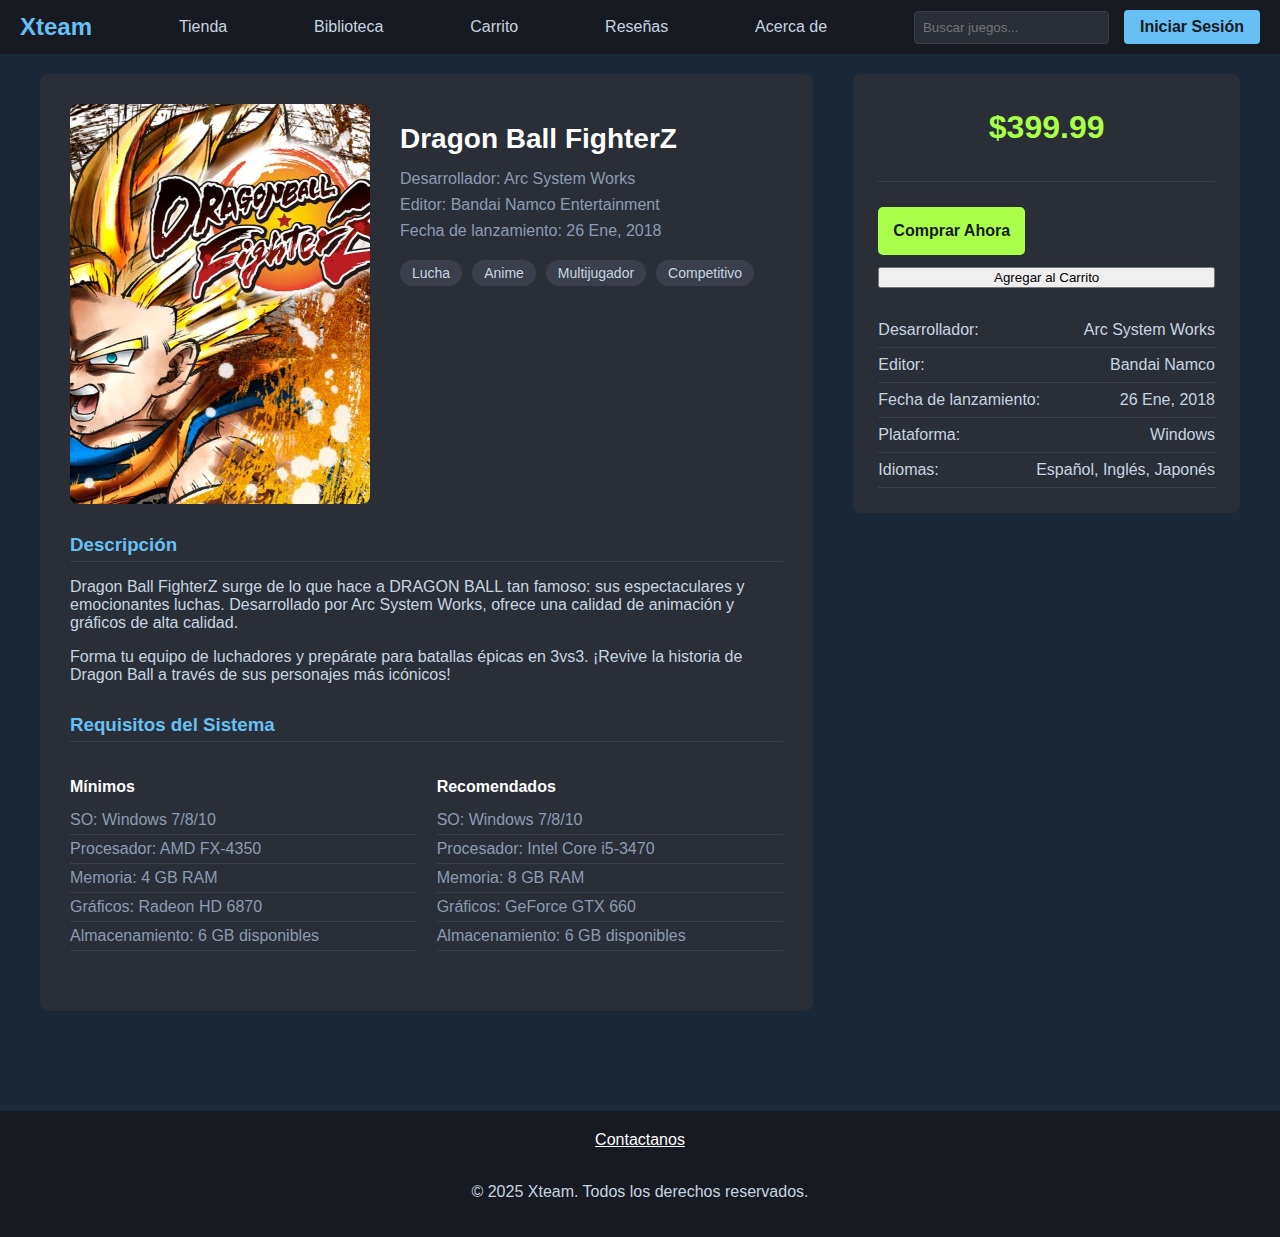
<file: games/fighterz.html>
<!DOCTYPE html>
<html lang="es">
<head>
    <meta charset="UTF-8">
    <meta name="viewport" content="width=device-width, initial-scale=1.0">
    <title>Comprar Dragon Ball FighterZ - Xteam</title>
    <link rel="stylesheet" href="../style.css">
</head>
<body>
    <header>
        <nav class="navbar">
            <a href="../index.html" class="logo">Xteam</a>
            <ul class="nav-links">
                <li><a href="../index.html">Tienda</a></li>
                <li><a href="../biblioteca.html">Biblioteca</a></li>
                <li><a href="../carrito.html">Carrito</a></li>
                <li><a href="../reviews.html">Reseñas</a></li>
                <li><a href="../nosotros.html">Acerca de</a></li>
            </ul>
            <div class="nav-actions">
                <input type="text" placeholder="Buscar juegos..." class="search-bar">
                <a href="../login.html" class="login-btn">Iniciar Sesión</a>
            </div>
        </nav>
    </header>

    <main class="container">
        <div class="purchase-container">
            <!-- Información del juego -->
            <div class="game-details">
                <div class="game-header">
                    <img src="../imgs/dbzf.jpeg" alt="Dragon Ball FighterZ" class="game-cover">
                    <div class="game-info">
                        <h1>Dragon Ball FighterZ</h1>
                        <div class="game-meta">
                            <span class="developer">Desarrollador: Arc System Works</span>
                            <span class="publisher">Editor: Bandai Namco Entertainment</span>
                            <span class="release-date">Fecha de lanzamiento: 26 Ene, 2018</span>
                        </div>
                        <div class="game-tags">
                            <span class="tag">Lucha</span>
                            <span class="tag">Anime</span>
                            <span class="tag">Multijugador</span>
                            <span class="tag">Competitivo</span>
                        </div>
                    </div>
                </div>

                <div class="game-description">
                    <h3>Descripción</h3>
                    <p>Dragon Ball FighterZ surge de lo que hace a DRAGON BALL tan famoso: sus espectaculares y emocionantes luchas. Desarrollado por Arc System Works, ofrece una calidad de animación y gráficos de alta calidad.</p>
                    <p>Forma tu equipo de luchadores y prepárate para batallas épicas en 3vs3. ¡Revive la historia de Dragon Ball a través de sus personajes más icónicos!</p>
                </div>

                <div class="system-requirements">
                    <h3>Requisitos del Sistema</h3>
                    <div class="requirements-grid">
                        <div class="requirement">
                            <h4>Mínimos</h4>
                            <ul>
                                <li>SO: Windows 7/8/10</li>
                                <li>Procesador: AMD FX-4350</li>
                                <li>Memoria: 4 GB RAM</li>
                                <li>Gráficos: Radeon HD 6870</li>
                                <li>Almacenamiento: 6 GB disponibles</li>
                            </ul>
                        </div>
                        <div class="requirement">
                            <h4>Recomendados</h4>
                            <ul>
                                <li>SO: Windows 7/8/10</li>
                                <li>Procesador: Intel Core i5-3470</li>
                                <li>Memoria: 8 GB RAM</li>
                                <li>Gráficos: GeForce GTX 660</li>
                                <li>Almacenamiento: 6 GB disponibles</li>
                            </ul>
                        </div>
                    </div>
                </div>
            </div>

            <!-- Panel de compra -->
            <div class="purchase-panel">
                <div class="price-section">
                    <div class="current-price">$399.99</div>
                </div>

                <div class="purchase-options">
                    <a href="../metodoPago.html" class="enlaceA"><button class="btn-buy-now">Comprar Ahora</button></a>
                    <button class="btn-agregar-carrito" onclick="agregarAlCarrito({
                        id: 3,
                        titulo: 'Dragon Ball FighterZ',
                        precio: 399.99,
                        imagen: '../imgs/dbzf.jpeg'})">
                        Agregar al Carrito
                    </button>
                </div>

                <div class="purchase-details">
                    <div class="detail-item">
                        <span class="label">Desarrollador:</span>
                        <span class="value">Arc System Works</span>
                    </div>
                    <div class="detail-item">
                        <span class="label">Editor:</span>
                        <span class="value">Bandai Namco</span>
                    </div>
                    <div class="detail-item">
                        <span class="label">Fecha de lanzamiento:</span>
                        <span class="value">26 Ene, 2018</span>
                    </div>
                    <div class="detail-item">
                        <span class="label">Plataforma:</span>
                        <span class="value">Windows</span>
                    </div>
                    <div class="detail-item">
                        <span class="label">Idiomas:</span>
                        <span class="value">Español, Inglés, Japonés</span>
                    </div>
                </div>
            </div>
        </div>
    </main>

    <footer>
        <a href="../nosotros.html#contacto">Contactanos</a><br><br>
        <p>&copy; 2025 Xteam. Todos los derechos reservados.</p>
    </footer>
</body>
</html>
</file>
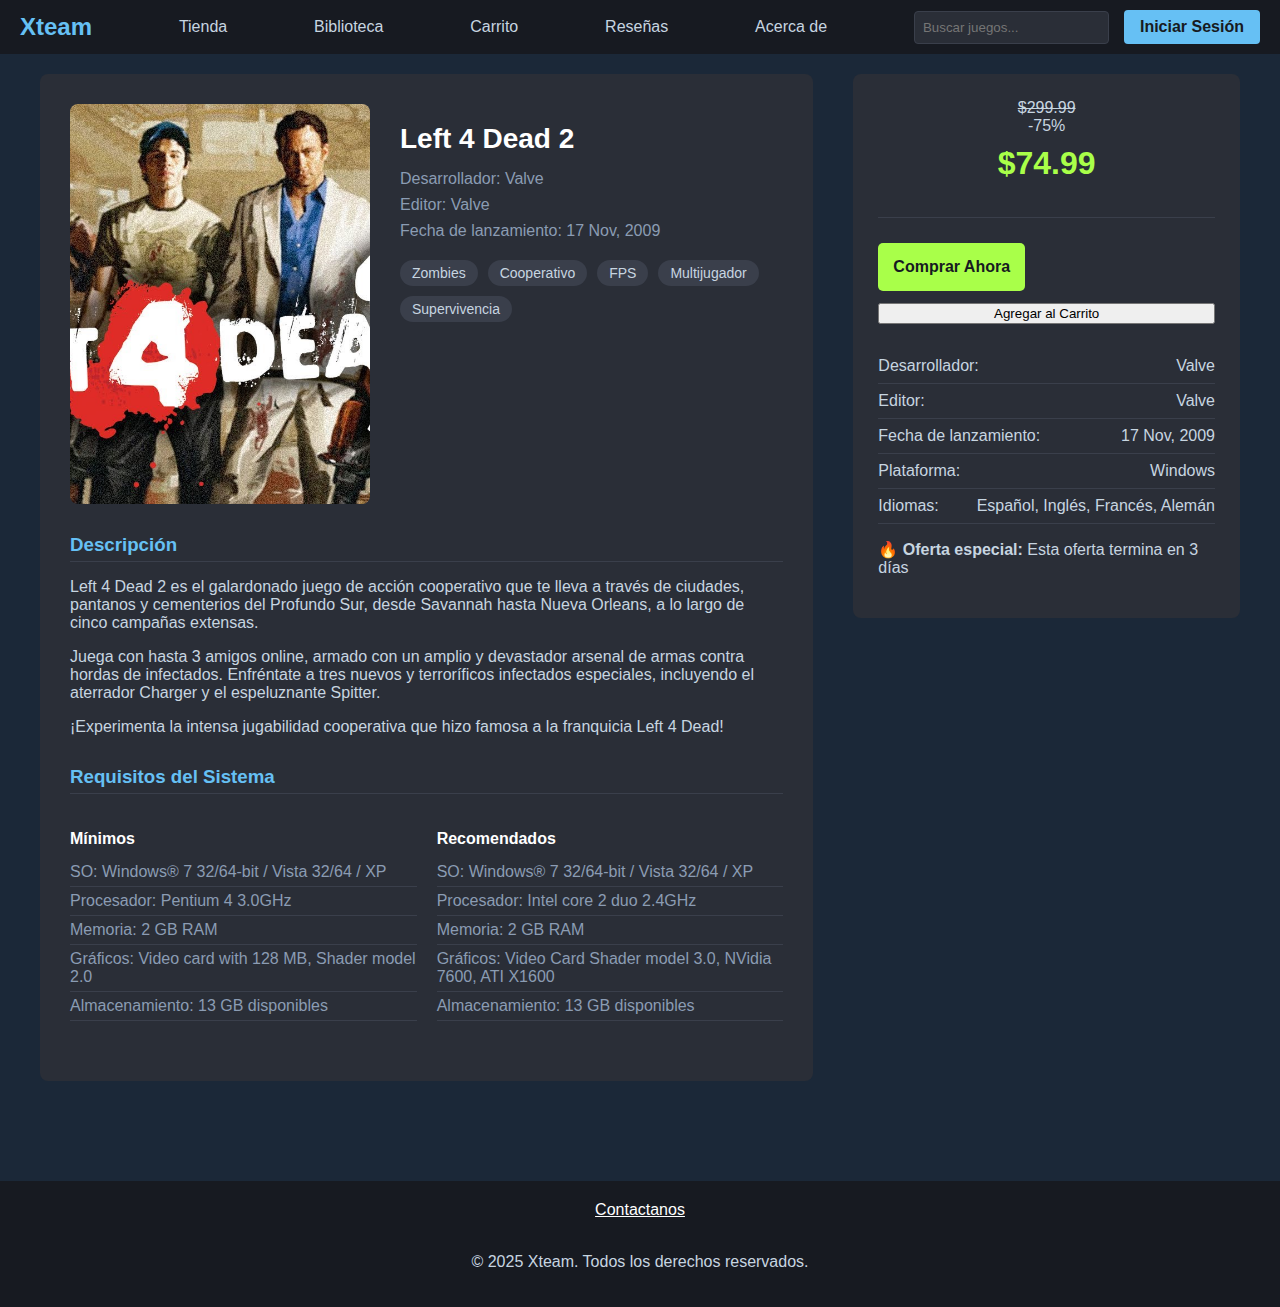
<file: games/l4d.html>
<!DOCTYPE html>
<html lang="es">
<head>
    <meta charset="UTF-8">
    <meta name="viewport" content="width=device-width, initial-scale=1.0">
    <title>Comprar Left 4 Dead 2 - Xteam</title>
    <link rel="stylesheet" href="../style.css">
</head>
<body>
    <header>
        <nav class="navbar">
            <a href="../index.html" class="logo">Xteam</a>
            <ul class="nav-links">
                <li><a href="../index.html">Tienda</a></li>
                <li><a href="../biblioteca.html">Biblioteca</a></li>
                <li><a href="../carrito.html">Carrito</a></li>
                <li><a href="../reviews.html">Reseñas</a></li>
                <li><a href="../nosotros.html">Acerca de</a></li>
            </ul>
            <div class="nav-actions">
                <input type="text" placeholder="Buscar juegos..." class="search-bar">
                <a href="../login.html" class="login-btn">Iniciar Sesión</a>
            </div>
        </nav>
    </header>

    <main class="container">
        <div class="purchase-container">
            <!-- Información del juego -->
            <div class="game-details">
                <div class="game-header">
                    <img src="../imgs/left-4-dead-2-1.jpg" alt="Left 4 Dead 2" class="game-cover">
                    <div class="game-info">
                        <h1>Left 4 Dead 2</h1>
                        <div class="game-meta">
                            <span class="developer">Desarrollador: Valve</span>
                            <span class="publisher">Editor: Valve</span>
                            <span class="release-date">Fecha de lanzamiento: 17 Nov, 2009</span>
                        </div>
                        <div class="game-tags">
                            <span class="tag">Zombies</span>
                            <span class="tag">Cooperativo</span>
                            <span class="tag">FPS</span>
                            <span class="tag">Multijugador</span>
                            <span class="tag">Supervivencia</span>
                        </div>
                    </div>
                </div>

                <div class="game-description">
                    <h3>Descripción</h3>
                    <p>Left 4 Dead 2 es el galardonado juego de acción cooperativo que te lleva a través de ciudades, pantanos y cementerios del Profundo Sur, desde Savannah hasta Nueva Orleans, a lo largo de cinco campañas extensas.</p>
                    <p>Juega con hasta 3 amigos online, armado con un amplio y devastador arsenal de armas contra hordas de infectados. Enfréntate a tres nuevos y terroríficos infectados especiales, incluyendo el aterrador Charger y el espeluznante Spitter.</p>
                    <p>¡Experimenta la intensa jugabilidad cooperativa que hizo famosa a la franquicia Left 4 Dead!</p>
                </div>

                <div class="system-requirements">
                    <h3>Requisitos del Sistema</h3>
                    <div class="requirements-grid">
                        <div class="requirement">
                            <h4>Mínimos</h4>
                            <ul>
                                <li>SO: Windows® 7 32/64-bit / Vista 32/64 / XP</li>
                                <li>Procesador: Pentium 4 3.0GHz</li>
                                <li>Memoria: 2 GB RAM</li>
                                <li>Gráficos: Video card with 128 MB, Shader model 2.0</li>
                                <li>Almacenamiento: 13 GB disponibles</li>
                            </ul>
                        </div>
                        <div class="requirement">
                            <h4>Recomendados</h4>
                            <ul>
                                <li>SO: Windows® 7 32/64-bit / Vista 32/64 / XP</li>
                                <li>Procesador: Intel core 2 duo 2.4GHz</li>
                                <li>Memoria: 2 GB RAM</li>
                                <li>Gráficos: Video Card Shader model 3.0, NVidia 7600, ATI X1600</li>
                                <li>Almacenamiento: 13 GB disponibles</li>
                            </ul>
                        </div>
                    </div>
                </div>
            </div>

            <!-- Panel de compra -->
            <div class="purchase-panel">
                <div class="price-section">
                    <div class="original-price"><s>$299.99</s></div>
                    <div class="discount">-75%</div>
                    <div class="current-price">$74.99</div>
                </div>

                <div class="purchase-options">
                    <a href="../metodoPago.html" class="enlaceA"><button class="btn-buy-now">Comprar Ahora</button></a>
                    <button class="btn-agregar-carrito" onclick="agregarAlCarrito({
                        id: 5,
                        titulo: 'Left 4 Dead 2',
                        precio: 199.99,
                        imagen: '../imgs/left-4-dead-2-1.jpg'})">
                        Agregar al Carrito
                    </button>
                </div>

                <div class="purchase-details">
                    <div class="detail-item">
                        <span class="label">Desarrollador:</span>
                        <span class="value">Valve</span>
                    </div>
                    <div class="detail-item">
                        <span class="label">Editor:</span>
                        <span class="value">Valve</span>
                    </div>
                    <div class="detail-item">
                        <span class="label">Fecha de lanzamiento:</span>
                        <span class="value">17 Nov, 2009</span>
                    </div>
                    <div class="detail-item">
                        <span class="label">Plataforma:</span>
                        <span class="value">Windows</span>
                    </div>
                    <div class="detail-item">
                        <span class="label">Idiomas:</span>
                        <span class="value">Español, Inglés, Francés, Alemán</span>
                    </div>
                </div>

                <div class="offer-info">
                    <p>🔥 <strong>Oferta especial:</strong> Esta oferta termina en 3 días</p>
                </div>
            </div>
        </div>
    </main>

    <footer>
        <a href="../nosotros.html#contacto">Contactanos</a><br><br>
        <p>&copy; 2025 Xteam. Todos los derechos reservados.</p>
    </footer>
</body>
</html>
</file>
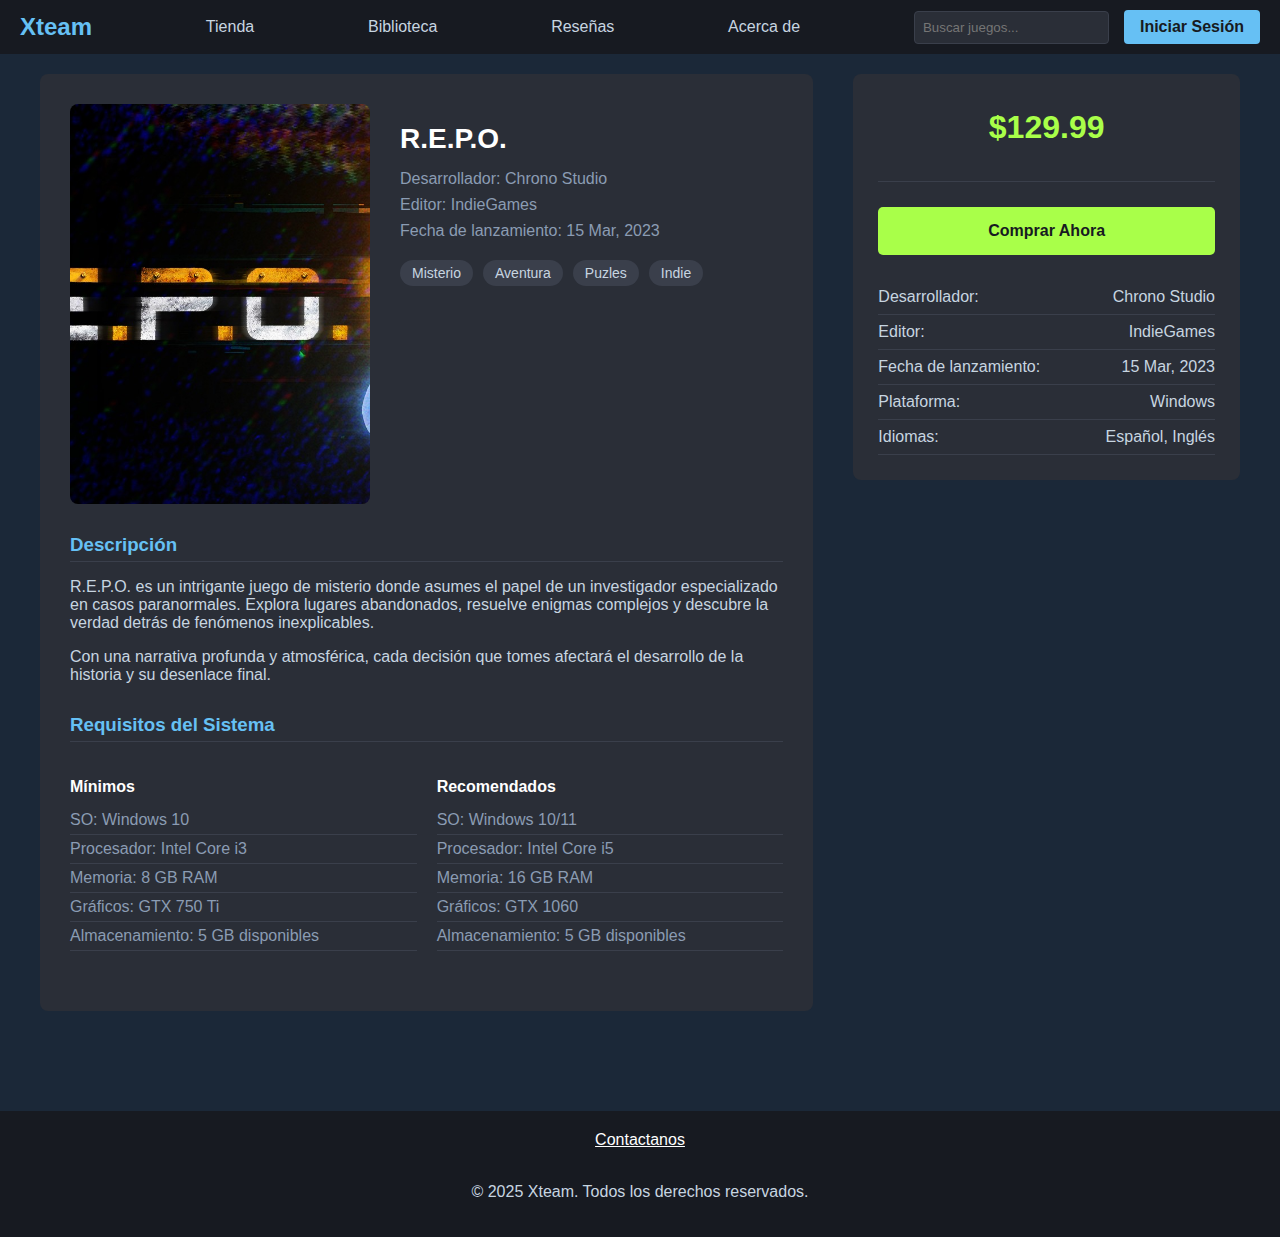
<file: games/repo.html>
<!DOCTYPE html>
<html lang="es">
<head>
    <meta charset="UTF-8">
    <meta name="viewport" content="width=device-width, initial-scale=1.0">
    <title>Comprar R.E.P.O. - Xteam</title>
    <link rel="stylesheet" href="../style.css">
</head>
<body>
    <header>
        <nav class="navbar">
            <a href="../index.html" class="logo">Xteam</a>
            <ul class="nav-links">
                <li><a href="../index.html">Tienda</a></li>
                <li><a href="#">Biblioteca</a></li>
                <li><a href="../reviews.html">Reseñas</a></li>
                <li><a href="../nosotros.html">Acerca de</a></li>
            </ul>
            <div class="nav-actions">
                <input type="text" placeholder="Buscar juegos..." class="search-bar">
                <a href="../login.html" class="login-btn">Iniciar Sesión</a>
            </div>
        </nav>
    </header>

    <main class="container">
        <div class="purchase-container">
            <!-- Información del juego -->
            <div class="game-details">
                <div class="game-header">
                    <img src="../imgs/REPO.jpeg" alt="R.E.P.O." class="game-cover">
                    <div class="game-info">
                        <h1>R.E.P.O.</h1>
                        <div class="game-meta">
                            <span class="developer">Desarrollador: Chrono Studio</span>
                            <span class="publisher">Editor: IndieGames</span>
                            <span class="release-date">Fecha de lanzamiento: 15 Mar, 2023</span>
                        </div>
                        <div class="game-tags">
                            <span class="tag">Misterio</span>
                            <span class="tag">Aventura</span>
                            <span class="tag">Puzles</span>
                            <span class="tag">Indie</span>
                        </div>
                    </div>
                </div>

                <div class="game-description">
                    <h3>Descripción</h3>
                    <p>R.E.P.O. es un intrigante juego de misterio donde asumes el papel de un investigador especializado en casos paranormales. Explora lugares abandonados, resuelve enigmas complejos y descubre la verdad detrás de fenómenos inexplicables.</p>
                    <p>Con una narrativa profunda y atmosférica, cada decisión que tomes afectará el desarrollo de la historia y su desenlace final.</p>
                </div>

                <div class="system-requirements">
                    <h3>Requisitos del Sistema</h3>
                    <div class="requirements-grid">
                        <div class="requirement">
                            <h4>Mínimos</h4>
                            <ul>
                                <li>SO: Windows 10</li>
                                <li>Procesador: Intel Core i3</li>
                                <li>Memoria: 8 GB RAM</li>
                                <li>Gráficos: GTX 750 Ti</li>
                                <li>Almacenamiento: 5 GB disponibles</li>
                            </ul>
                        </div>
                        <div class="requirement">
                            <h4>Recomendados</h4>
                            <ul>
                                <li>SO: Windows 10/11</li>
                                <li>Procesador: Intel Core i5</li>
                                <li>Memoria: 16 GB RAM</li>
                                <li>Gráficos: GTX 1060</li>
                                <li>Almacenamiento: 5 GB disponibles</li>
                            </ul>
                        </div>
                    </div>
                </div>
            </div>

            <!-- Panel de compra -->
            <div class="purchase-panel">
                <div class="price-section">
                    <div class="current-price">$129.99</div>
                </div>

                <div class="purchase-options">
                    <button class="btn-buy-now">Comprar Ahora</button>
                </div>

                <div class="purchase-details">
                    <div class="detail-item">
                        <span class="label">Desarrollador:</span>
                        <span class="value">Chrono Studio</span>
                    </div>
                    <div class="detail-item">
                        <span class="label">Editor:</span>
                        <span class="value">IndieGames</span>
                    </div>
                    <div class="detail-item">
                        <span class="label">Fecha de lanzamiento:</span>
                        <span class="value">15 Mar, 2023</span>
                    </div>
                    <div class="detail-item">
                        <span class="label">Plataforma:</span>
                        <span class="value">Windows</span>
                    </div>
                    <div class="detail-item">
                        <span class="label">Idiomas:</span>
                        <span class="value">Español, Inglés</span>
                    </div>
                </div>
            </div>
        </div>
    </main>

    <footer>
        <a href="../nosotros.html#contacto">Contactanos</a><br><br>
        <p>&copy; 2025 Xteam. Todos los derechos reservados.</p>
    </footer>
</body>
</html>
</file>
<file: style.css>
/* Estilos Generales */
body {
    font-family: 'Arial', sans-serif;
    margin: 0;
    background-color: #1b2838;
    color: #c7d5e0;
}

.container {
    max-width: 1200px;
    margin: 0 auto;
    padding: 20px;
}

                                                                /* Barra de Navegación */
.navbar {
    display: flex;
    justify-content: space-between;
    align-items: center;
    background-color: #171a21;
    padding: 10px 20px;
}

.logo {
    font-size: 24px;
    font-weight: bold;
    color: #66c0f4;
    text-decoration: none;
}

.nav-links {
    list-style: none;
    display: contents;
    gap: 20px;
}

.nav-links a {
    color: #c7d5e0;
    text-decoration: none;
    font-size: 16px;
}

.nav-links a:hover {
    color: #66c0f4;
}

.nav-actions {
    display: flex;
    align-items: center;
    gap: 15px;
}

.search-bar {
    padding: 8px;
    border: 1px solid #3a3f4b;
    border-radius: 4px;
    background-color: #2a2e37;
    color: #c7d5e0;
}

.login-btn {
    padding: 8px 16px;
    background-color: #66c0f4;
    color: #171a21;
    border-radius: 4px;
    text-decoration: none;
    font-weight: bold;
}

                                                                /* Página Principal */
.featured-games h2, .special-offers h2 {
    color: #66c0f4;
    border-bottom: 2px solid #66c0f4;
    padding-bottom: 10px;
    margin-bottom: 20px;
}

.game-grid {
    display: grid;
    grid-template-columns: repeat(auto-fill, minmax(250px, 1fr));
    gap: 20px;
}

.game-card {
    background-color: #2a2e37;
    border-radius: 8px;
    overflow: hidden;
    text-align: center;
    transition: transform 0.2s;
}

.game-card img {
    width: 100%;
    height: 15rem;
}

.game-card h3 {
    margin: 10px 0;
    color: #ffffff;
}

.game-card .price {
    font-size: 18px;
    font-weight: bold;
    color: #a9ff49;
    padding-bottom: 15px;
}

.special-offers {
    margin-top: 40px;
}

.special-offers h3 {
    color: #a9ff49;
}

.special-offers h3 span{
    color: #ffffff;
}

.offer-card {
    display: flex;
    background-color: #2a2e37;
    border-radius: 8px;
    overflow: hidden;
}

.offer-card a img {
    max-width: 40rem;
    
}

.offer-details {
    padding: 30px;
}

.btn-primary {
    display: inline-block;
    padding: 12px 24px;
    background-color: #a9ff49;
    color: #171a21;
    text-decoration: none;
    border-radius: 5px;
    font-weight: bold;
    margin-top: 15px;
}

                                                        /* Página de Login */
.login-page {
    display: flex;
    justify-content: center;
    align-items: center;
    height: 100vh;
}

.login-container {
    background-color: #171a21;
    padding: 40px;
    border-radius: 8px;
    width: 350px;
    box-shadow: 0 0 15px rgba(0,0,0,0.5);
}

.login-container h2 {
    text-align: center;
    color: #66c0f4;
    margin-bottom: 20px;
}

.input-group {
    margin-bottom: 20px;
}

.input-group label {
    display: block;
    margin-bottom: 5px;
}

.input-group input {
    width: 100%;
    padding: 10px;
    border: 1px solid #3a3f4b;
    border-radius: 4px;
    background-color: #2a2e37;
    color: #c7d5e0;
}

.login-container .btn-primary {
    width: 100%;
    text-align: center;
}

.login-footer {
    text-align: center;
    margin-top: 20px;
    font-size: 14px;
}

.login-footer a {
    color: #66c0f4;
    text-decoration: none;
}

                                                        /* Página de Reseñas */
.review-list {
    display: flex;
    flex-direction: column;
    gap: 20px;
}

.review-card {
    background-color: #2a2e37;
    padding: 20px;
    border-radius: 8px;
}

.review-header {
    display: flex;
    justify-content: space-between;
    align-items: center;
    margin-bottom: 10px;
}

.review-header h4 {
    margin: 0;
    color: #ffffff;
}

.review-author {
    font-style: italic;
    color: #66c0f4;
    margin-bottom: 15px;
}

                                                    /* Footer */
footer {
    text-align: center;
    padding: 20px;
    margin-top: 40px;
    background-color: #171a21;
}
footer a{
    text-align: center;
    padding: 20px;
    margin-top: 40px;
    background-color: #171a21;
    color: #ffffff;
}

                                                    /*Registro*/
.checkbox-group {
    display: flex;
    align-items: center;
    gap: 10px;
}

.checkbox-group input[type="checkbox"] {
    width: auto;
}

.checkbox-group label {
    margin-bottom: 0;
    font-size: 14px;
}

.terms-link {
    color: #66c0f4;
    text-decoration: none;
}

.terms-link:hover {
    text-decoration: underline;
}

.btn-secondary {
    width: 20rem;
    display: inline-block;
    padding: 12px 13px;
    background-color: transparent;
    color: #66c0f4;
    text-decoration: none;
    border-radius: 5px;
    font-weight: bold;
    margin-top: 15px;
    text-align: center;
    border: 2px solid #66c0f4;
}

                                                    /* Estilos para la página de compra */
.purchase-container {
    display: grid;
    grid-template-columns: 2fr 1fr;
    gap: 40px;
    margin-bottom: 40px;
}

.game-details {
    background-color: #2a2e37;
    border-radius: 8px;
    padding: 30px;
}

.game-header {
    display: flex;
    gap: 30px;
    margin-bottom: 30px;
}

.game-cover {
    width: 300px;
    height: 400px;
    object-fit: cover;
    border-radius: 8px;
}

.game-info h1 {
    color: #ffffff;
    margin-bottom: 15px;
    font-size: 28px;
}

.game-meta {
    display: flex;
    flex-direction: column;
    gap: 8px;
    margin-bottom: 20px;
    color: #8b9cb3;
}

.game-tags {
    display: flex;
    flex-wrap: wrap;
    gap: 10px;
}

.tag {
    background-color: #3a3f4b;
    padding: 5px 12px;
    border-radius: 15px;
    font-size: 14px;
    color: #c7d5e0;
}

.game-description, .system-requirements {
    margin-bottom: 30px;
}

.game-description h3, .system-requirements h3 {
    color: #66c0f4;
    margin-bottom: 15px;
    border-bottom: 1px solid #3a3f4b;
    padding-bottom: 5px;
}

.requirements-grid {
    display: grid;
    grid-template-columns: 1fr 1fr;
    gap: 20px;
}

.requirement h4 {
    color: #ffffff;
    margin-bottom: 10px;
}

.requirement ul {
    list-style: none;
    padding: 0;
    margin: 0;
}

.requirement li {
    padding: 5px 0;
    color: #8b9cb3;
    border-bottom: 1px solid #3a3f4b;
}

                                                    /* Panel de compra */
.purchase-panel {
    background-color: #2a2e37;
    border-radius: 8px;
    padding: 25px;
    height: fit-content;
    position: sticky;
    top: 20px;
}

.price-section {
    text-align: center;
    margin-bottom: 25px;
    padding-bottom: 25px;
    border-bottom: 1px solid #3a3f4b;
}

.current-price {
    font-size: 32px;
    font-weight: bold;
    color: #a9ff49;
    margin: 10px 0;
}

.purchase-options {
    display: flex;
    flex-direction: column;
    gap: 12px;
    margin-bottom: 25px;
}

.btn-buy-now {
    padding: 15px;
    border: none;
    border-radius: 5px;
    font-weight: bold;
    cursor: pointer;
    transition: all 0.3s ease;
}

.btn-buy-now {
    background-color: #a9ff49;
    color: #171a21;
    font-size: 16px;
}

.detail-item {
    display: flex;
    justify-content: space-between;
    padding: 8px 0;
    border-bottom: 1px solid #3a3f4b;
}

                                                                    /* MEDIA QUERIES - RESPONSIVO */
 
/* Tablets (768px - 1024px) */
@media (max-width: 1024px) {
    .container {
        padding: 15px;
    }
    
    .navbar {
        flex-wrap: wrap;
        padding: 10px 15px;
    }
    
    .nav-links {
        order: 3;
        width: 100%;
        justify-content: center;
        margin-top: 10px;
        gap: 15px;
    }
    
    .nav-actions {
        gap: 10px;
    }
    
    .search-bar {
        width: 150px;
    }
    
    /* Páginas de compra */
    .purchase-container {
        grid-template-columns: 1fr;
        gap: 20px;
    }
    
    .game-header {
        flex-direction: column;
        text-align: center;
    }
    
    .game-cover {
        width: 100%;
        max-width: 300px;
        height: 400px;
        margin: 0 auto;
    }
    
    .requirements-grid {
        grid-template-columns: 1fr;
    }
    
    /* Ofertas especiales */
    .offer-card {
        flex-direction: column;
    }
    
    .offer-card img {
        max-width: 100% !important;
        width: 100%;
    }
}



/* Móviles Grandes (576px - 768px) */
@media (max-width: 768px) {
    .navbar {
        flex-direction: column;
        gap: 15px;
    }
    
    .nav-links {
        order: 2;
        width: auto;
        margin-top: 0;
    }
    
    .nav-actions {
        order: 3;
        width: 100%;
        justify-content: center;
    }
    
    .search-bar {
        width: 200px;
    }
    
    .game-grid {
        grid-template-columns: repeat(auto-fill, minmax(200px, 1fr));
        gap: 15px;
    }
    
    .game-card img {
        height: 12rem;
    }
    
    /* Login/Registro */
    .login-container {
        width: 90%;
        margin: 20px auto;
        padding: 30px 20px;
    }
    
    .btn-secondary {
        width: 100%;
    }
}



/* Móviles Pequeños (hasta 576px) */
@media (max-width: 576px) {
    .container {
        padding: 10px;
    }
    
    .navbar {
        padding: 8px 10px;
    }
    
    .nav-links {
        flex-wrap: wrap;
        gap: 10px;
    }
    
    .nav-links li {
        font-size: 14px;
    }
    
    .nav-actions {
        flex-direction: column;
        gap: 8px;
        width: 100%;
    }
    
    .search-bar {
        width: 100%;
    }
    
    .login-btn {
        text-align: center;
        width: 100%;
    }
    
    .game-grid {
        grid-template-columns: 1fr 1fr;
        gap: 10px;
    }
    
    .game-card img {
        height: 10rem;
    }
    
    .game-card h3 {
        font-size: 14px;
    }
    
    .game-card .price {
        font-size: 16px;
    }
    
    .featured-games h2, 
    .special-offers h2 {
        font-size: 20px;
    }
    
    /* Páginas de compra */
    .game-details {
        padding: 20px 15px;
    }
    
    .game-cover {
        height: 350px;
    }
    
    .game-info h1 {
        font-size: 24px;
    }
    
    .purchase-panel {
        padding: 20px 15px;
    }
    
    .current-price {
        font-size: 28px;
    }
    
    /* Reviews */
    .review-card {
        padding: 15px;
    }
    
    .review-header h4 {
        font-size: 16px;
    }
}





/* Pantallas muy pequeñas (hasta 400px) */
@media (max-width: 400px) {
    .game-grid {
        grid-template-columns: 1fr;
    }
    
    .nav-links {
        flex-direction: column;
        align-items: center;
        gap: 8px;
    }
    
    .logo {
        font-size: 20px;
    }
    
    .game-cover {
        height: 300px;
    }
}
</file>
<file: stylePago.css>
/* Estilos básicos */
* {
    margin: 0;
    padding: 0;
    box-sizing: border-box;
}

body {
    font-family: Arial, sans-serif;
    background-color: #1b2838;
    color: #c7d5e0;
    line-height: 1.5;
}

.container {
    max-width: 800px;
    margin: 0 auto;
    padding: 20px;
}

/* Navegación */
.navbar {
    display: flex;
    justify-content: space-between;
    align-items: center;
    background-color: #171a21;
    padding: 10px 20px;
    position: sticky;
}

.logo {
    font-size: 24px;
    font-weight: bold;
    color: #66c0f4;
    text-decoration: none;
}

.nav-links {
    list-style: none;
    display: contents;
    gap: 20px;
}

.nav-links a {
    color: #c7d5e0;
    text-decoration: none;
    font-size: 16px;
}

.nav-links a:hover {
    color: #66c0f4;
}

.nav-actions {
    display: flex;
    align-items: center;
    gap: 15px;
}

/* Contenedor principal */
.checkout-container {
    background-color: #2a2e37;
    padding: 25px;
    border-radius: 8px;
}

.checkout-container h1 {
    color: #66c0f4;
    text-align: center;
    margin-bottom: 25px;
}

/* Pasos */
.checkout-steps {
    display: flex;
    justify-content: space-between;
    margin-bottom: 30px;
    background-color: #171a21;
    padding: 15px;
    border-radius: 6px;
}

.step {
    padding: 10px 15px;
    border-radius: 4px;
}

.step.active {
    background-color: #66c0f4;
    color: #171a21;
    font-weight: bold;
}

/* Métodos de pago */
.payment-methods {
    margin-bottom: 25px;
}

.payment-method {
    border: 2px solid #3a3f4b;
    border-radius: 6px;
    margin-bottom: 10px;
}

.payment-method input[type="radio"] {
    display: none;
}

.payment-method label {
    display: flex;
    align-items: center;
    padding: 15px;
    cursor: pointer;
    background-color: #2a2e37;
}

.payment-method input[type="radio"]:checked + label {
    background-color: #1e3a5c;
    border-left: 4px solid #66c0f4;
}

.method-icon {
    font-size: 24px;
    margin-right: 15px;
    width: 40px;
}

.method-info h3 {
    color: #ffffff;
    margin-bottom: 5px;
}

.method-info p {
    color: #8b9cb3;
    font-size: 14px;
}

/* Detalles de tarjeta */
.payment-details {
    padding: 15px;
    background-color: #171a21;
    border-top: 1px solid #3a3f4b;
}

.StripeElement {
    background-color: #2a2e37;
    padding: 12px;
    border: 1px solid #3a3f4b;
    border-radius: 4px;
    color: #c7d5e0;
}

.error-message {
    color: #ff6b6b;
    font-size: 14px;
    margin-top: 8px;
    padding: 8px;
    background-color: rgba(255, 107, 107, 0.1);
    border-radius: 4px;
}

/* Resumen */
.order-summary {
    background-color: #171a21;
    padding: 20px;
    border-radius: 6px;
    margin-bottom: 20px;
}

.order-summary h3 {
    color: #66c0f4;
    margin-bottom: 15px;
}

.resumen-item {
    display: flex;
    justify-content: space-between;
    padding: 8px 0;
    border-bottom: 1px solid #3a3f4b;
}

.order-total {
    display: flex;
    justify-content: space-between;
    padding-top: 15px;
    margin-top: 15px;
    border-top: 2px solid #66c0f4;
    font-weight: bold;
}

#total-compra {
    color: #a9ff49;
}

/* Botones */
.checkout-actions {
    display: flex;
    gap: 15px;
    justify-content: flex-end;
}

.btn-primary {
    background-color: #66c0f4;
    color: #171a21;
    border: none;
    padding: 12px 25px;
    border-radius: 4px;
    cursor: pointer;
    font-weight: bold;
}

.btn-primary:disabled {
    background-color: #3a3f4b;
    color: #8b9cb3;
    cursor: not-allowed;
}

.btn-secondary {
    background-color: transparent;
    color: #66c0f4;
    border: 2px solid #66c0f4;
    padding: 10px 20px;
    border-radius: 4px;
    cursor: pointer;
    text-decoration: none;
    text-align: center;
}

/* Modal */
.modal {
    display: none;
    position: fixed;
    top: 0;
    left: 0;
    width: 100%;
    height: 100%;
    background-color: rgba(0, 0, 0, 0.7);
    z-index: 1000;
}

.modal-content {
    background-color: #2a2e37;
    margin: 20% auto;
    padding: 30px;
    border-radius: 8px;
    max-width: 400px;
    text-align: center;
}

.processing-spinner {
    width: 50px;
    height: 50px;
    border: 3px solid #3a3f4b;
    border-top: 3px solid #66c0f4;
    border-radius: 50%;
    margin: 0 auto 15px;
    animation: spin 1s linear infinite;
}

@keyframes spin {
    0% { transform: rotate(0deg); }
    100% { transform: rotate(360deg); }
}

/* Responsive */
@media (max-width: 768px) {
    .container {
        padding: 10px;
    }
    
    .navbar {
        flex-direction: column;
        gap: 10px;
    }
    
    .nav-links {
        gap: 15px;
    }
    
    .checkout-steps {
        flex-direction: column;
        gap: 10px;
    }
    
    .checkout-actions {
        flex-direction: column;
    }
    
    .btn-primary, .btn-secondary {
        width: 100%;
    }
}
</file>
